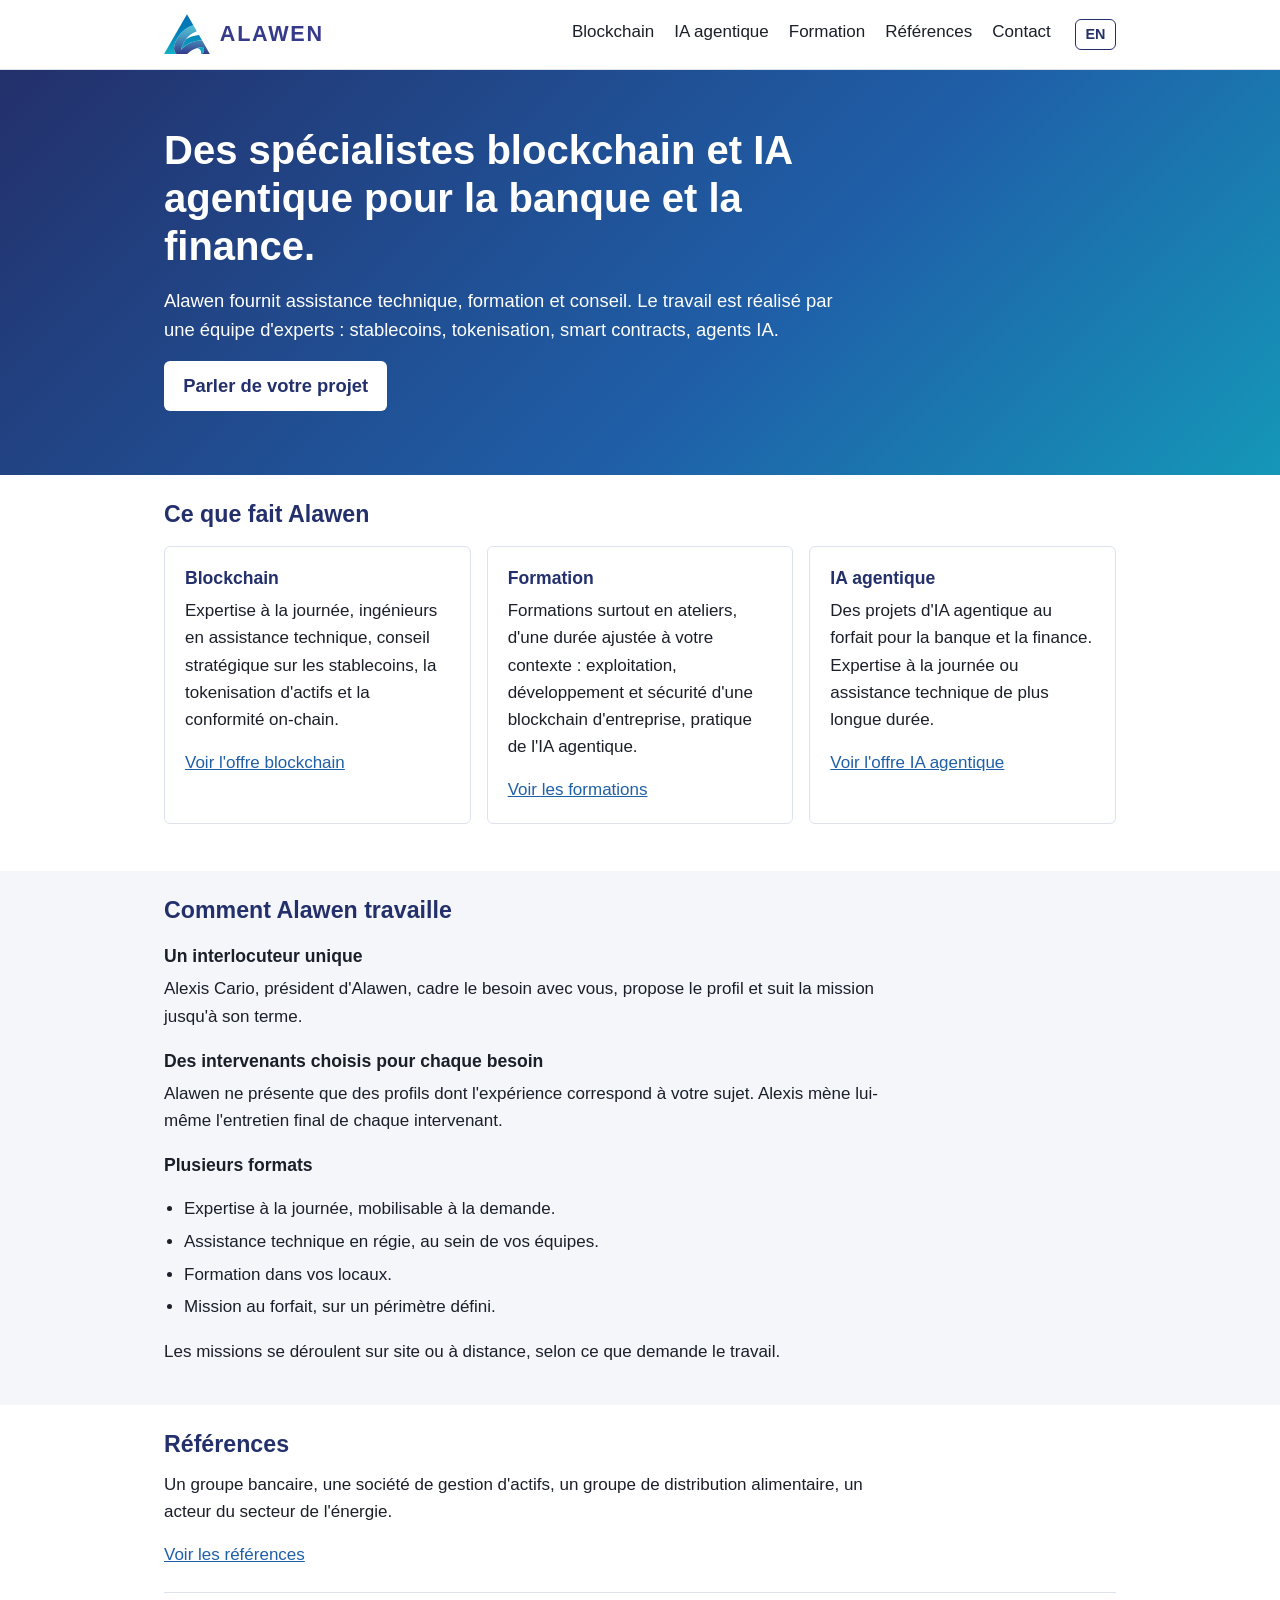
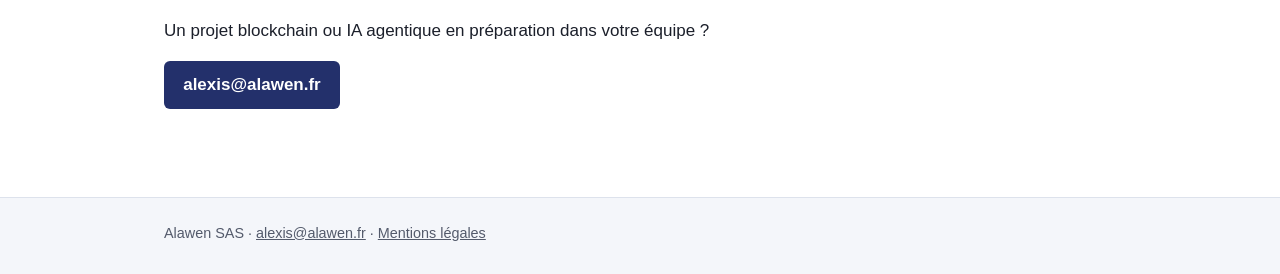
<file: index.html>
<!DOCTYPE html>
<html lang="fr">
<head>
<meta charset="utf-8">
<meta name="viewport" content="width=device-width, initial-scale=1">
<title>Alawen | Blockchain et IA agentique</title>
<meta name="description" content="Alawen place des spécialistes blockchain et IA agentique auprès des banques, des sociétés de gestion et des industriels : assistance technique, formation, conseil.">
<link rel="stylesheet" href="assets/style.css">
<link rel="icon" href="assets/favicon.svg" type="image/svg+xml">
<link rel="alternate" hreflang="fr" href="https://alawen.fr/">
<link rel="alternate" hreflang="en" href="https://alawen.fr/en/">
</head>
<body>
<a class="skip-link" href="#contenu">Aller au contenu</a>
<header class="site-header">
  <div class="wrap header-inner">
    <a class="brand" href="index.html"><img src="assets/logo-mark.svg" alt="" width="46" height="40"><span>ALAWEN</span></a>
    <nav class="site-nav" aria-label="Navigation principale">
      <ul>
        <li><a href="blockchain.html">Blockchain</a></li>
        <li><a href="ia-agentique.html">IA agentique</a></li>
        <li><a href="formation.html">Formation</a></li>
        <li><a href="references.html">Références</a></li>
        <li><a href="contact.html">Contact</a></li>
      </ul>
    </nav>
    <a class="lang-switch" href="en/index.html" hreflang="en" lang="en" aria-label="English version">EN</a>
  </div>
</header>

<main id="contenu">
  <div class="hero">
    <div class="wrap">
      <h1>Des spécialistes blockchain et IA agentique pour la banque et la finance.</h1>
      <p>Alawen fournit assistance technique, formation et conseil. Le travail est réalisé par une équipe d'experts : stablecoins, tokenisation, smart contracts, agents IA.</p>
      <p><a class="button" href="contact.html">Parler de votre projet</a></p>
    </div>
  </div>

  <section>
    <div class="wrap">
      <h2>Ce que fait Alawen</h2>
      <ul class="cards">
        <li class="card">
          <h3>Blockchain</h3>
          <p>Expertise à la journée, ingénieurs en assistance technique, conseil stratégique sur les stablecoins, la tokenisation d'actifs et la conformité on-chain.</p>
          <p><a href="blockchain.html">Voir l'offre blockchain</a></p>
        </li>
        <li class="card">
          <h3>Formation</h3>
          <p>Formations surtout en ateliers, d'une durée ajustée à votre contexte : exploitation, développement et sécurité d'une blockchain d'entreprise, pratique de l'IA agentique.</p>
          <p><a href="formation.html">Voir les formations</a></p>
        </li>
        <li class="card">
          <h3>IA agentique</h3>
          <p>Des projets d'IA agentique au forfait pour la banque et la finance. Expertise à la journée ou assistance technique de plus longue durée.</p>
          <p><a href="ia-agentique.html">Voir l'offre IA agentique</a></p>
        </li>
      </ul>
    </div>
  </section>

  <section class="band">
    <div class="wrap">
      <h2>Comment Alawen travaille</h2>
      <h3>Un interlocuteur unique</h3>
      <p>Alexis Cario, président d'Alawen, cadre le besoin avec vous, propose le profil et suit la mission jusqu'à son terme.</p>
      <h3>Des intervenants choisis pour chaque besoin</h3>
      <p>Alawen ne présente que des profils dont l'expérience correspond à votre sujet. Alexis mène lui-même l'entretien final de chaque intervenant.</p>
      <h3>Plusieurs formats</h3>
      <ul>
        <li>Expertise à la journée, mobilisable à la demande.</li>
        <li>Assistance technique en régie, au sein de vos équipes.</li>
        <li>Formation dans vos locaux.</li>
        <li>Mission au forfait, sur un périmètre défini.</li>
      </ul>
      <p>Les missions se déroulent sur site ou à distance, selon ce que demande le travail.</p>
    </div>
  </section>

  <section>
    <div class="wrap">
      <h2>Références</h2>
      <p>Un groupe bancaire, une société de gestion d'actifs, un groupe de distribution alimentaire, un acteur du secteur de l'énergie.</p>
      <p><a href="references.html">Voir les références</a></p>
      <div class="cta">
        <p>Un projet blockchain ou IA agentique en préparation dans votre équipe ?</p>
        <p><a class="button" href="mailto:alexis@alawen.fr">alexis@alawen.fr</a></p>
      </div>
    </div>
  </section>
</main>

<footer class="site-footer">
  <div class="wrap">
    <p>Alawen SAS · <a href="mailto:alexis@alawen.fr">alexis@alawen.fr</a> · <a href="contact.html#mentions-legales">Mentions légales</a></p>
  </div>
</footer>
</body>
</html>
</file>
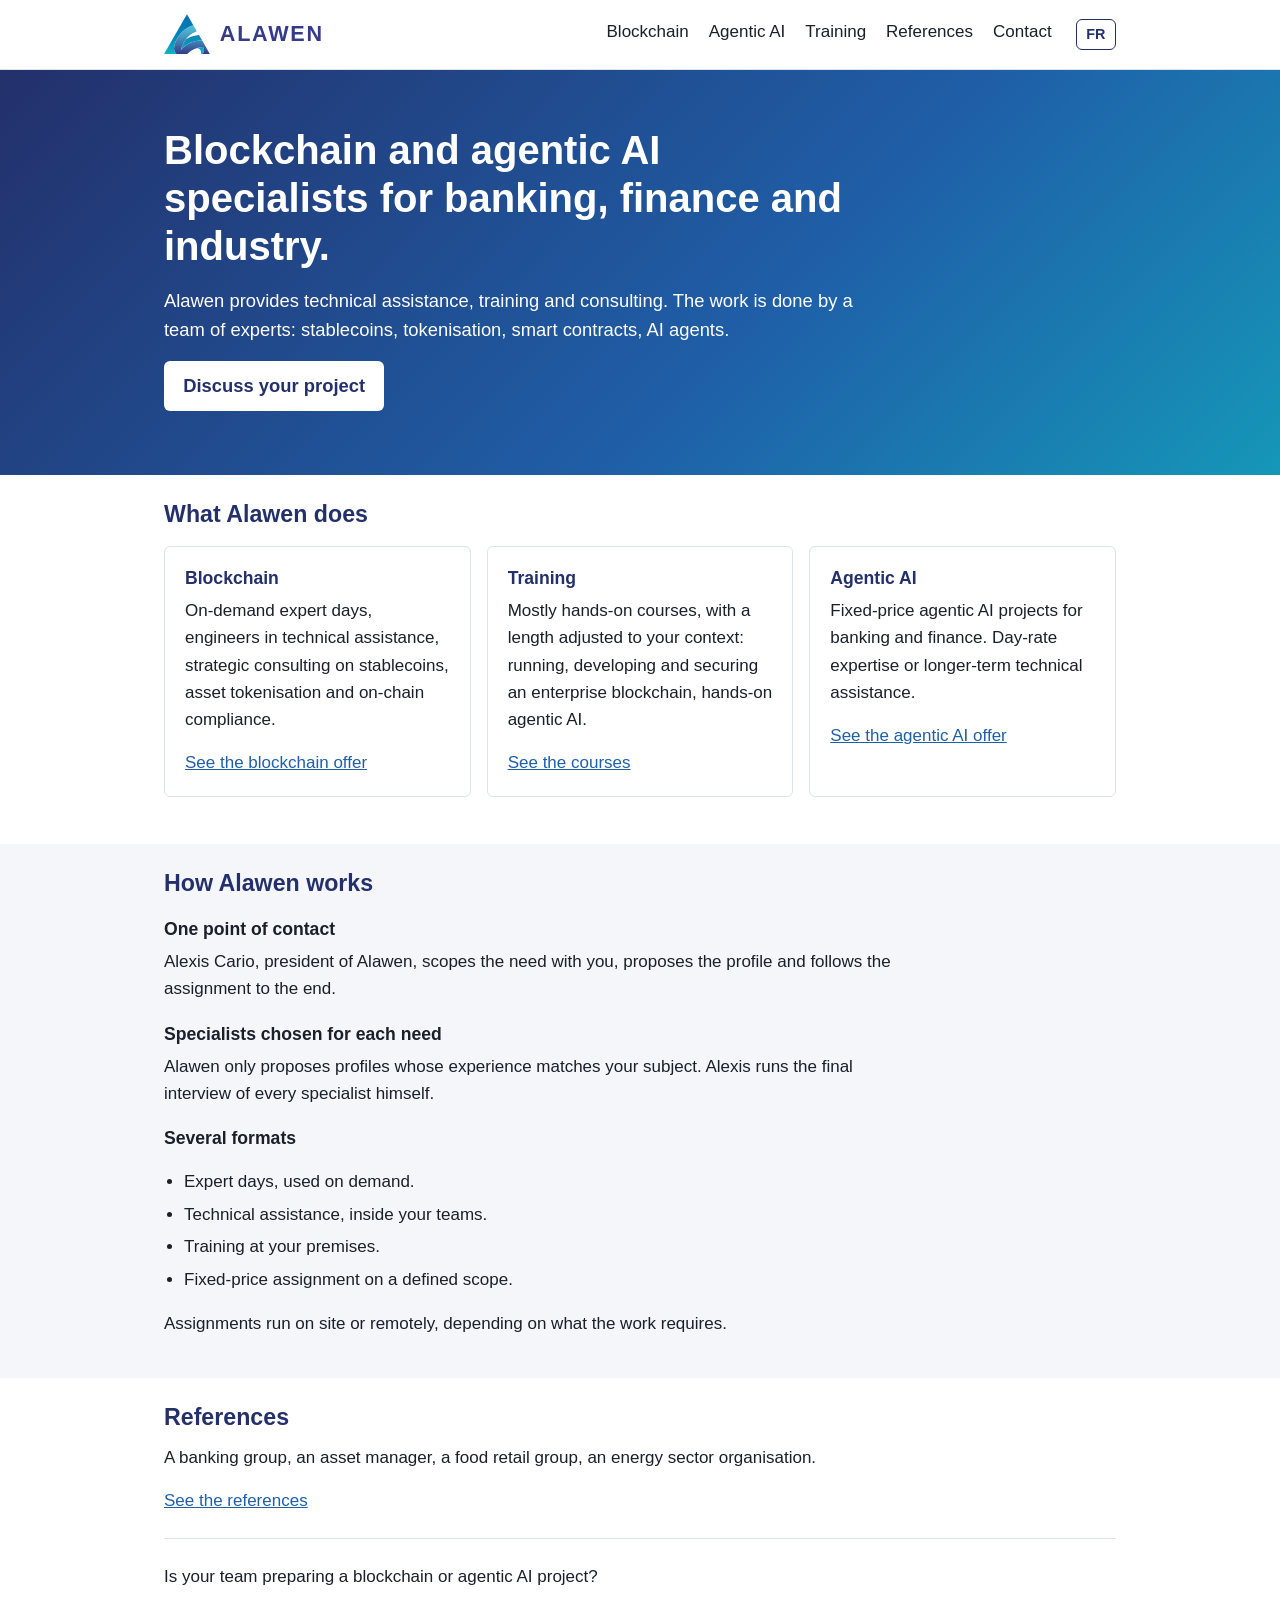
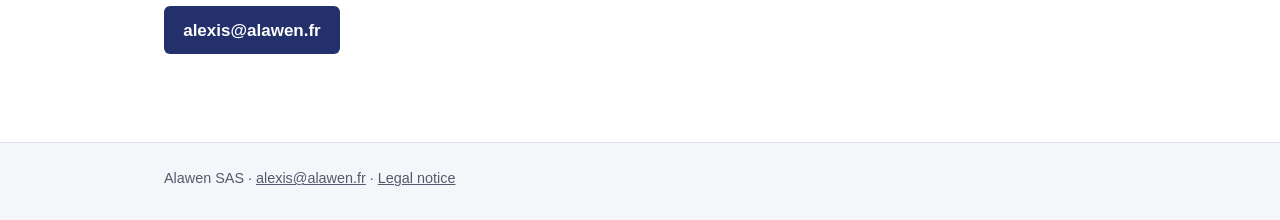
<file: en/index.html>
<!DOCTYPE html>
<html lang="en">
<head>
<meta charset="utf-8">
<meta name="viewport" content="width=device-width, initial-scale=1">
<title>Alawen | Blockchain and agentic AI</title>
<meta name="description" content="Alawen provides blockchain and agentic AI specialists to banks, asset managers and industrial companies: technical assistance, training, consulting.">
<link rel="stylesheet" href="../assets/style.css">
<link rel="icon" href="../assets/favicon.svg" type="image/svg+xml">
<link rel="alternate" hreflang="fr" href="https://alawen.fr/">
<link rel="alternate" hreflang="en" href="https://alawen.fr/en/">
</head>
<body>
<a class="skip-link" href="#content">Skip to content</a>
<header class="site-header">
  <div class="wrap header-inner">
    <a class="brand" href="index.html"><img src="../assets/logo-mark.svg" alt="" width="46" height="40"><span>ALAWEN</span></a>
    <nav class="site-nav" aria-label="Main navigation">
      <ul>
        <li><a href="blockchain.html">Blockchain</a></li>
        <li><a href="agentic-ai.html">Agentic AI</a></li>
        <li><a href="training.html">Training</a></li>
        <li><a href="references.html">References</a></li>
        <li><a href="contact.html">Contact</a></li>
      </ul>
    </nav>
    <a class="lang-switch" href="../index.html" hreflang="fr" lang="fr" aria-label="Version française">FR</a>
  </div>
</header>

<main id="content">
  <div class="hero">
    <div class="wrap">
      <h1>Blockchain and agentic AI specialists for banking, finance and industry.</h1>
      <p>Alawen provides technical assistance, training and consulting. The work is done by a team of experts: stablecoins, tokenisation, smart contracts, AI agents.</p>
      <p><a class="button" href="contact.html">Discuss your project</a></p>
    </div>
  </div>

  <section>
    <div class="wrap">
      <h2>What Alawen does</h2>
      <ul class="cards">
        <li class="card">
          <h3>Blockchain</h3>
          <p>On-demand expert days, engineers in technical assistance, strategic consulting on stablecoins, asset tokenisation and on-chain compliance.</p>
          <p><a href="blockchain.html">See the blockchain offer</a></p>
        </li>
        <li class="card">
          <h3>Training</h3>
          <p>Mostly hands-on courses, with a length adjusted to your context: running, developing and securing an enterprise blockchain, hands-on agentic AI.</p>
          <p><a href="training.html">See the courses</a></p>
        </li>
        <li class="card">
          <h3>Agentic AI</h3>
          <p>Fixed-price agentic AI projects for banking and finance. Day-rate expertise or longer-term technical assistance.</p>
          <p><a href="agentic-ai.html">See the agentic AI offer</a></p>
        </li>
      </ul>
    </div>
  </section>

  <section class="band">
    <div class="wrap">
      <h2>How Alawen works</h2>
      <h3>One point of contact</h3>
      <p>Alexis Cario, president of Alawen, scopes the need with you, proposes the profile and follows the assignment to the end.</p>
      <h3>Specialists chosen for each need</h3>
      <p>Alawen only proposes profiles whose experience matches your subject. Alexis runs the final interview of every specialist himself.</p>
      <h3>Several formats</h3>
      <ul>
        <li>Expert days, used on demand.</li>
        <li>Technical assistance, inside your teams.</li>
        <li>Training at your premises.</li>
        <li>Fixed-price assignment on a defined scope.</li>
      </ul>
      <p>Assignments run on site or remotely, depending on what the work requires.</p>
    </div>
  </section>

  <section>
    <div class="wrap">
      <h2>References</h2>
      <p>A banking group, an asset manager, a food retail group, an energy sector organisation.</p>
      <p><a href="references.html">See the references</a></p>
      <div class="cta">
        <p>Is your team preparing a blockchain or agentic AI project?</p>
        <p><a class="button" href="mailto:alexis@alawen.fr">alexis@alawen.fr</a></p>
      </div>
    </div>
  </section>
</main>

<footer class="site-footer">
  <div class="wrap">
    <p>Alawen SAS · <a href="mailto:alexis@alawen.fr">alexis@alawen.fr</a> · <a href="contact.html#legal-notice">Legal notice</a></p>
  </div>
</footer>
</body>
</html>
</file>
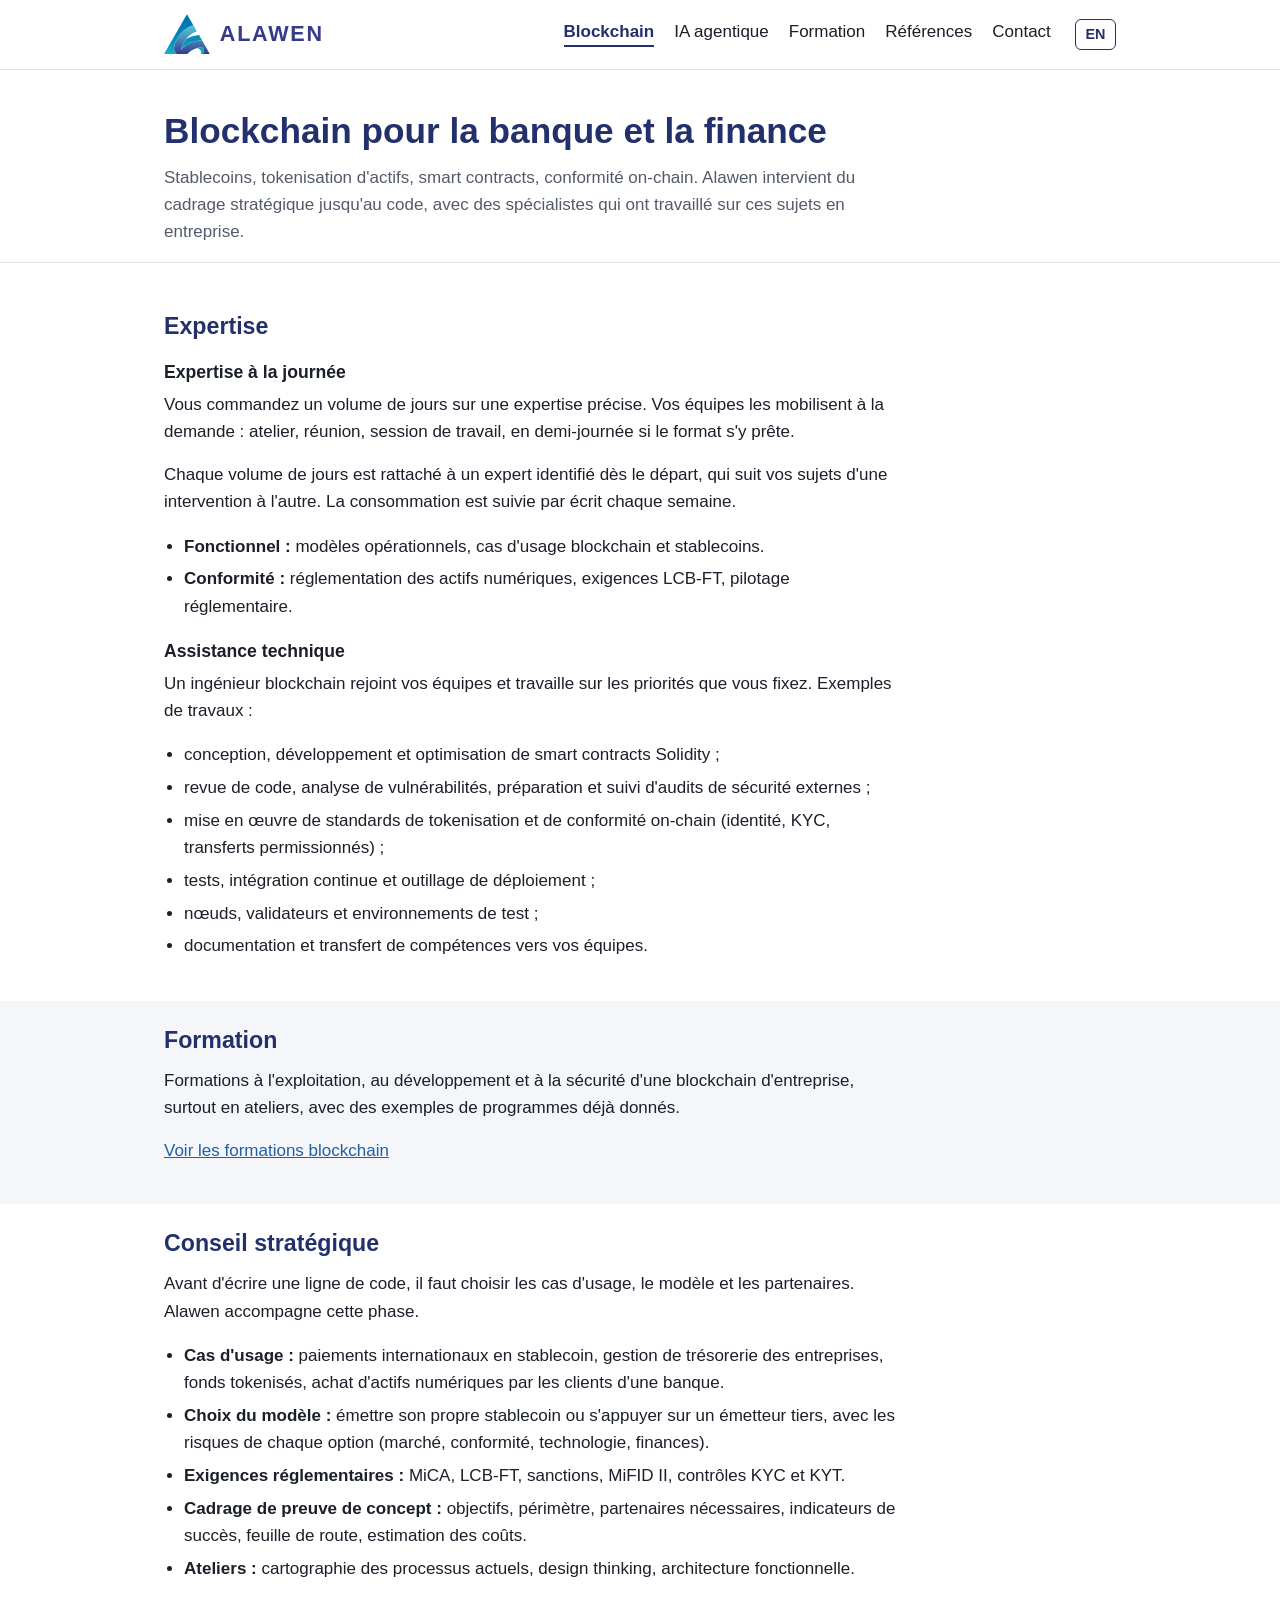
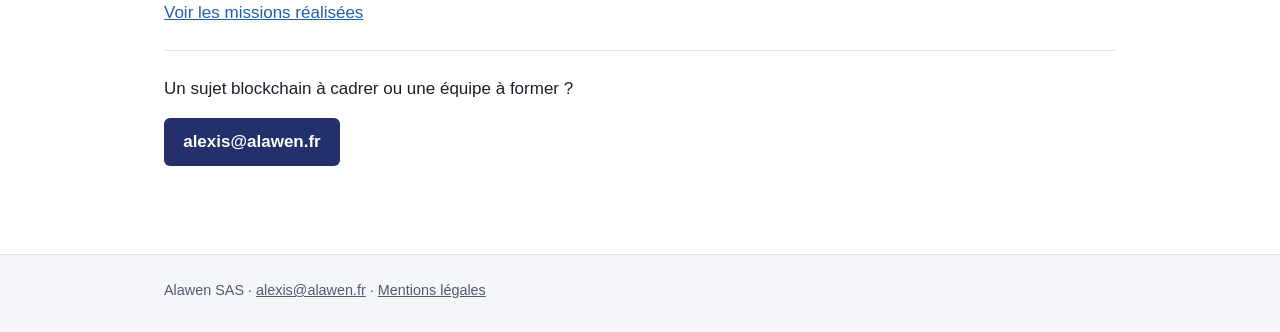
<file: blockchain.html>
<!DOCTYPE html>
<html lang="fr">
<head>
<meta charset="utf-8">
<meta name="viewport" content="width=device-width, initial-scale=1">
<title>Blockchain | Alawen</title>
<meta name="description" content="Expertise, formation et conseil stratégique blockchain pour la banque et la finance : stablecoins, tokenisation, smart contracts, Hyperledger Besu, conformité on-chain.">
<link rel="stylesheet" href="assets/style.css">
<link rel="icon" href="assets/favicon.svg" type="image/svg+xml">
<link rel="alternate" hreflang="fr" href="https://alawen.fr/blockchain.html">
<link rel="alternate" hreflang="en" href="https://alawen.fr/en/blockchain.html">
</head>
<body>
<a class="skip-link" href="#contenu">Aller au contenu</a>
<header class="site-header">
  <div class="wrap header-inner">
    <a class="brand" href="index.html"><img src="assets/logo-mark.svg" alt="" width="46" height="40"><span>ALAWEN</span></a>
    <nav class="site-nav" aria-label="Navigation principale">
      <ul>
        <li><a href="blockchain.html" aria-current="page">Blockchain</a></li>
        <li><a href="ia-agentique.html">IA agentique</a></li>
        <li><a href="formation.html">Formation</a></li>
        <li><a href="references.html">Références</a></li>
        <li><a href="contact.html">Contact</a></li>
      </ul>
    </nav>
    <a class="lang-switch" href="en/blockchain.html" hreflang="en" lang="en" aria-label="English version">EN</a>
  </div>
</header>

<main id="contenu">
  <div class="page-title">
    <div class="wrap">
      <h1>Blockchain pour la banque et la finance</h1>
      <p>Stablecoins, tokenisation d'actifs, smart contracts, conformité on-chain. Alawen intervient du cadrage stratégique jusqu'au code, avec des spécialistes qui ont travaillé sur ces sujets en entreprise.</p>
    </div>
  </div>

  <section id="expertise">
    <div class="wrap">
      <h2>Expertise</h2>

      <h3>Expertise à la journée</h3>
      <p>Vous commandez un volume de jours sur une expertise précise. Vos équipes les mobilisent à la demande : atelier, réunion, session de travail, en demi-journée si le format s'y prête.</p>
      <p>Chaque volume de jours est rattaché à un expert identifié dès le départ, qui suit vos sujets d'une intervention à l'autre. La consommation est suivie par écrit chaque semaine.</p>
      <ul>
        <li><strong>Fonctionnel :</strong> modèles opérationnels, cas d'usage blockchain et stablecoins.</li>
        <li><strong>Conformité :</strong> réglementation des actifs numériques, exigences LCB-FT, pilotage réglementaire.</li>
      </ul>

      <h3>Assistance technique</h3>
      <p>Un ingénieur blockchain rejoint vos équipes et travaille sur les priorités que vous fixez. Exemples de travaux :</p>
      <ul>
        <li>conception, développement et optimisation de smart contracts Solidity ;</li>
        <li>revue de code, analyse de vulnérabilités, préparation et suivi d'audits de sécurité externes ;</li>
        <li>mise en œuvre de standards de tokenisation et de conformité on-chain (identité, KYC, transferts permissionnés) ;</li>
        <li>tests, intégration continue et outillage de déploiement ;</li>
        <li>nœuds, validateurs et environnements de test ;</li>
        <li>documentation et transfert de compétences vers vos équipes.</li>
      </ul>
    </div>
  </section>

  <section id="formation" class="band">
    <div class="wrap">
      <h2>Formation</h2>
      <p>Formations à l'exploitation, au développement et à la sécurité d'une blockchain d'entreprise, surtout en ateliers, avec des exemples de programmes déjà donnés.</p>
      <p><a href="formation.html#blockchain">Voir les formations blockchain</a></p>
    </div>
  </section>

  <section id="conseil">
    <div class="wrap">
      <h2>Conseil stratégique</h2>
      <p>Avant d'écrire une ligne de code, il faut choisir les cas d'usage, le modèle et les partenaires. Alawen accompagne cette phase.</p>
      <ul>
        <li><strong>Cas d'usage :</strong> paiements internationaux en stablecoin, gestion de trésorerie des entreprises, fonds tokenisés, achat d'actifs numériques par les clients d'une banque.</li>
        <li><strong>Choix du modèle :</strong> émettre son propre stablecoin ou s'appuyer sur un émetteur tiers, avec les risques de chaque option (marché, conformité, technologie, finances).</li>
        <li><strong>Exigences réglementaires :</strong> MiCA, LCB-FT, sanctions, MiFID II, contrôles KYC et KYT.</li>
        <li><strong>Cadrage de preuve de concept :</strong> objectifs, périmètre, partenaires nécessaires, indicateurs de succès, feuille de route, estimation des coûts.</li>
        <li><strong>Ateliers :</strong> cartographie des processus actuels, design thinking, architecture fonctionnelle.</li>
      </ul>
      <p><a href="references.html">Voir les missions réalisées</a></p>
      <div class="cta">
        <p>Un sujet blockchain à cadrer ou une équipe à former ?</p>
        <p><a class="button" href="mailto:alexis@alawen.fr">alexis@alawen.fr</a></p>
      </div>
    </div>
  </section>
</main>

<footer class="site-footer">
  <div class="wrap">
    <p>Alawen SAS · <a href="mailto:alexis@alawen.fr">alexis@alawen.fr</a> · <a href="contact.html#mentions-legales">Mentions légales</a></p>
  </div>
</footer>
</body>
</html>
</file>
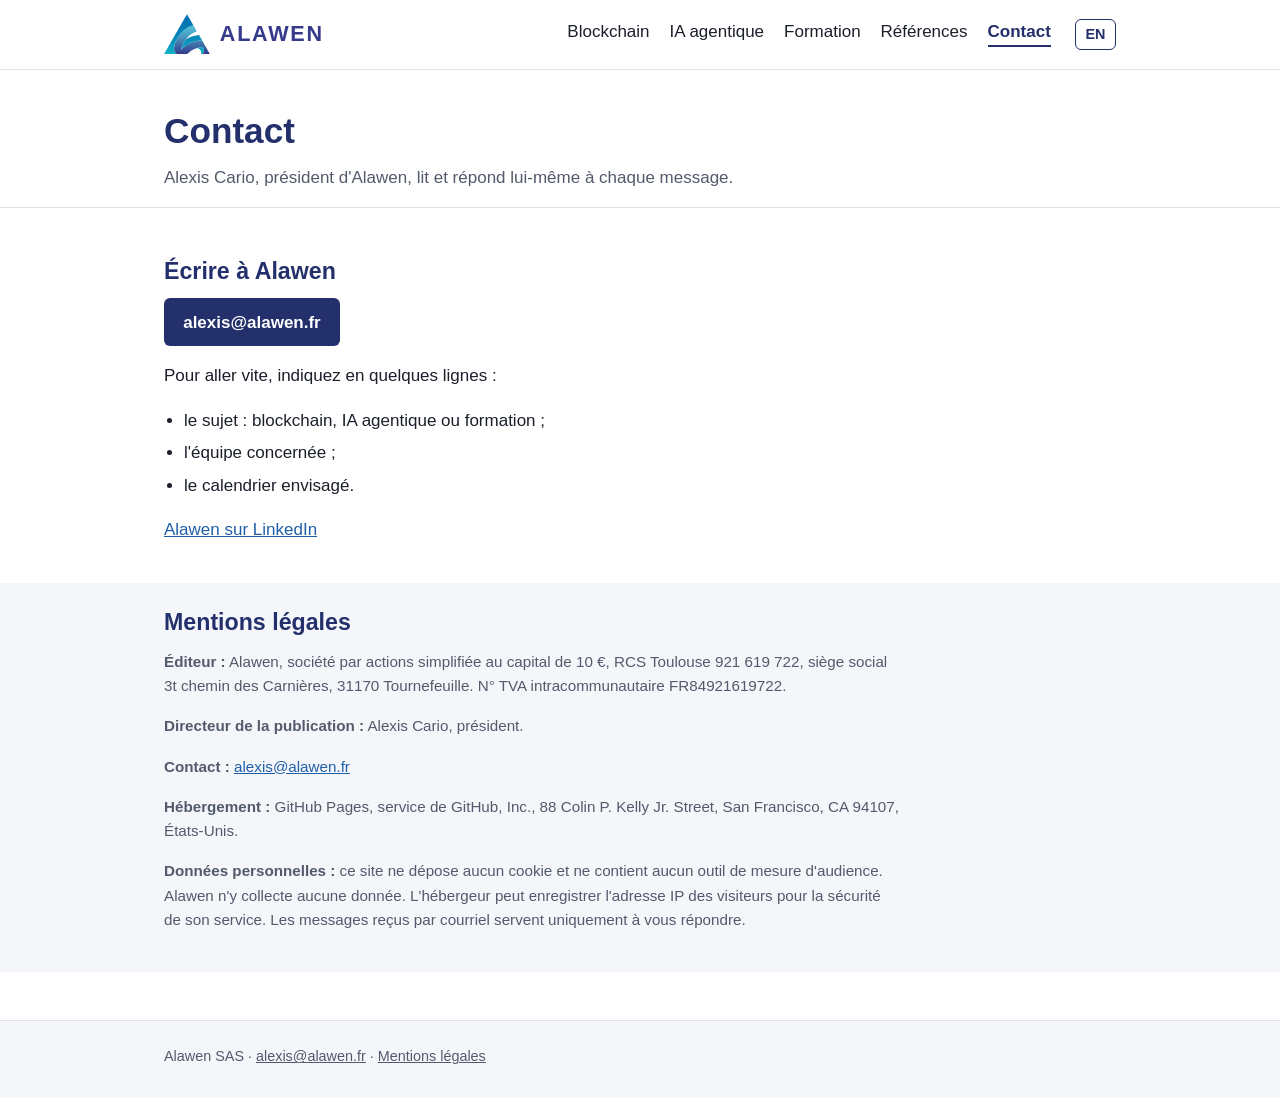
<file: contact.html>
<!DOCTYPE html>
<html lang="fr">
<head>
<meta charset="utf-8">
<meta name="viewport" content="width=device-width, initial-scale=1">
<title>Contact | Alawen</title>
<meta name="description" content="Contacter Alawen : alexis@alawen.fr.">
<link rel="stylesheet" href="assets/style.css">
<link rel="icon" href="assets/favicon.svg" type="image/svg+xml">
<link rel="alternate" hreflang="fr" href="https://alawen.fr/contact.html">
<link rel="alternate" hreflang="en" href="https://alawen.fr/en/contact.html">
</head>
<body>
<a class="skip-link" href="#contenu">Aller au contenu</a>
<header class="site-header">
  <div class="wrap header-inner">
    <a class="brand" href="index.html"><img src="assets/logo-mark.svg" alt="" width="46" height="40"><span>ALAWEN</span></a>
    <nav class="site-nav" aria-label="Navigation principale">
      <ul>
        <li><a href="blockchain.html">Blockchain</a></li>
        <li><a href="ia-agentique.html">IA agentique</a></li>
        <li><a href="formation.html">Formation</a></li>
        <li><a href="references.html">Références</a></li>
        <li><a href="contact.html" aria-current="page">Contact</a></li>
      </ul>
    </nav>
    <a class="lang-switch" href="en/contact.html" hreflang="en" lang="en" aria-label="English version">EN</a>
  </div>
</header>

<main id="contenu">
  <div class="page-title">
    <div class="wrap">
      <h1>Contact</h1>
      <p>Alexis Cario, président d'Alawen, lit et répond lui-même à chaque message.</p>
    </div>
  </div>

  <section>
    <div class="wrap">
      <h2>Écrire à Alawen</h2>
      <p><a class="button" href="mailto:alexis@alawen.fr">alexis@alawen.fr</a></p>
      <p>Pour aller vite, indiquez en quelques lignes :</p>
      <ul>
        <li>le sujet : blockchain, IA agentique ou formation ;</li>
        <li>l'équipe concernée ;</li>
        <li>le calendrier envisagé.</li>
      </ul>
      <p><a href="https://www.linkedin.com/company/alawen-services">Alawen sur LinkedIn</a></p>
    </div>
  </section>

  <section id="mentions-legales" class="band">
    <div class="wrap legal">
      <h2>Mentions légales</h2>
      <p><strong>Éditeur :</strong> Alawen, société par actions simplifiée au capital de 10 €, RCS Toulouse 921 619 722, siège social 3t chemin des Carnières, 31170 Tournefeuille. N° TVA intracommunautaire FR84921619722.</p>
      <p><strong>Directeur de la publication :</strong> Alexis Cario, président.</p>
      <p><strong>Contact :</strong> <a href="mailto:alexis@alawen.fr">alexis@alawen.fr</a></p>
      <p><strong>Hébergement :</strong> GitHub Pages, service de GitHub, Inc., 88 Colin P. Kelly Jr. Street, San Francisco, CA 94107, États-Unis.</p>
      <p><strong>Données personnelles :</strong> ce site ne dépose aucun cookie et ne contient aucun outil de mesure d'audience. Alawen n'y collecte aucune donnée. L'hébergeur peut enregistrer l'adresse IP des visiteurs pour la sécurité de son service. Les messages reçus par courriel servent uniquement à vous répondre.</p>
    </div>
  </section>
</main>

<footer class="site-footer">
  <div class="wrap">
    <p>Alawen SAS · <a href="mailto:alexis@alawen.fr">alexis@alawen.fr</a> · <a href="contact.html#mentions-legales">Mentions légales</a></p>
  </div>
</footer>
</body>
</html>
</file>
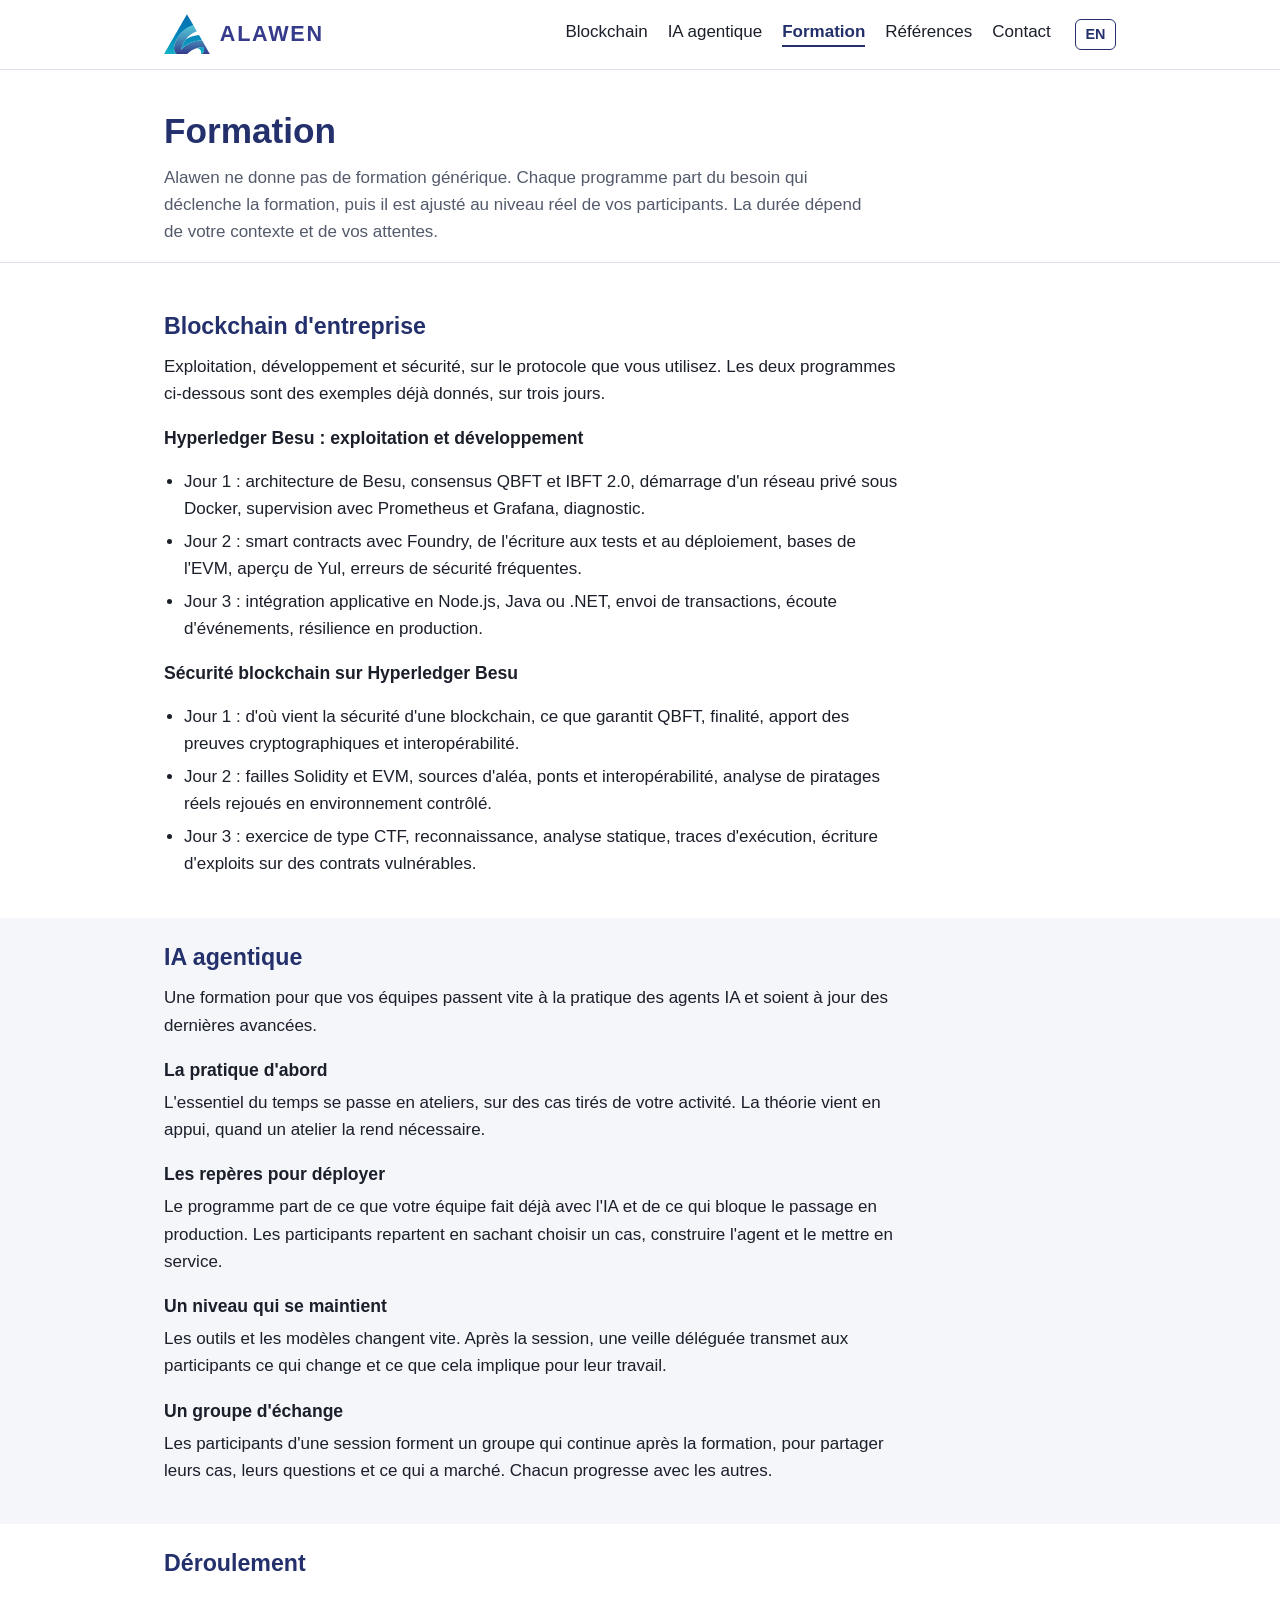
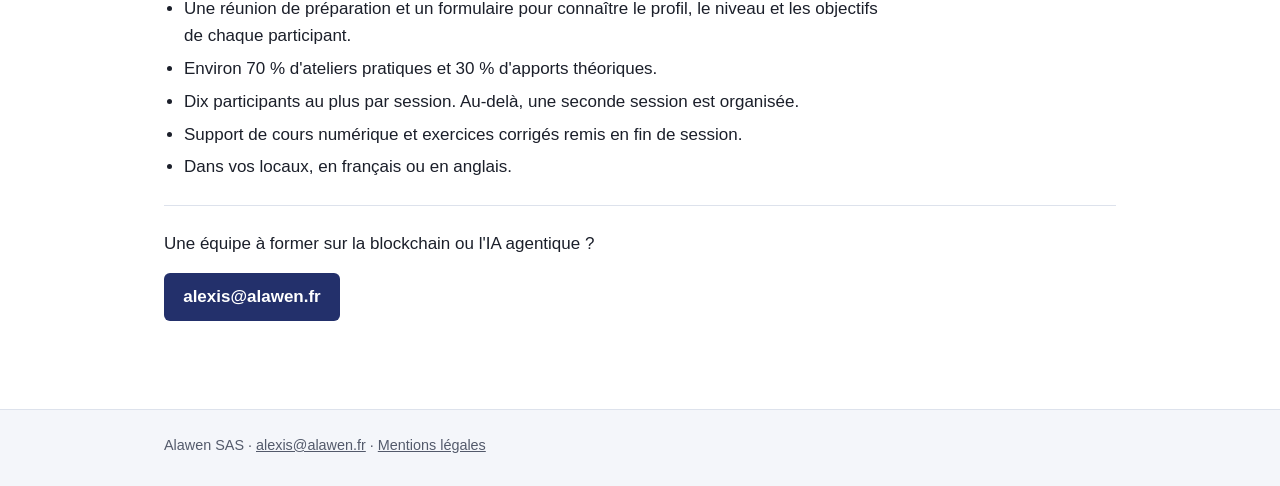
<file: formation.html>
<!DOCTYPE html>
<html lang="fr">
<head>
<meta charset="utf-8">
<meta name="viewport" content="width=device-width, initial-scale=1">
<title>Formation | Alawen</title>
<meta name="description" content="Formations blockchain et IA agentique pour les équipes de la banque, de la finance et de l'industrie, surtout en ateliers.">
<link rel="stylesheet" href="assets/style.css">
<link rel="icon" href="assets/favicon.svg" type="image/svg+xml">
<link rel="alternate" hreflang="fr" href="https://alawen.fr/formation.html">
<link rel="alternate" hreflang="en" href="https://alawen.fr/en/training.html">
</head>
<body>
<a class="skip-link" href="#contenu">Aller au contenu</a>
<header class="site-header">
  <div class="wrap header-inner">
    <a class="brand" href="index.html"><img src="assets/logo-mark.svg" alt="" width="46" height="40"><span>ALAWEN</span></a>
    <nav class="site-nav" aria-label="Navigation principale">
      <ul>
        <li><a href="blockchain.html">Blockchain</a></li>
        <li><a href="ia-agentique.html">IA agentique</a></li>
        <li><a href="formation.html" aria-current="page">Formation</a></li>
        <li><a href="references.html">Références</a></li>
        <li><a href="contact.html">Contact</a></li>
      </ul>
    </nav>
    <a class="lang-switch" href="en/training.html" hreflang="en" lang="en" aria-label="English version">EN</a>
  </div>
</header>

<main id="contenu">
  <div class="page-title">
    <div class="wrap">
      <h1>Formation</h1>
      <p>Alawen ne donne pas de formation générique. Chaque programme part du besoin qui déclenche la formation, puis il est ajusté au niveau réel de vos participants. La durée dépend de votre contexte et de vos attentes.</p>
    </div>
  </div>

  <section id="blockchain">
    <div class="wrap">
      <h2>Blockchain d'entreprise</h2>
      <p>Exploitation, développement et sécurité, sur le protocole que vous utilisez. Les deux programmes ci-dessous sont des exemples déjà donnés, sur trois jours.</p>

      <h3>Hyperledger Besu : exploitation et développement</h3>
      <ul>
        <li>Jour 1 : architecture de Besu, consensus QBFT et IBFT 2.0, démarrage d'un réseau privé sous Docker, supervision avec Prometheus et Grafana, diagnostic.</li>
        <li>Jour 2 : smart contracts avec Foundry, de l'écriture aux tests et au déploiement, bases de l'EVM, aperçu de Yul, erreurs de sécurité fréquentes.</li>
        <li>Jour 3 : intégration applicative en Node.js, Java ou .NET, envoi de transactions, écoute d'événements, résilience en production.</li>
      </ul>

      <h3>Sécurité blockchain sur Hyperledger Besu</h3>
      <ul>
        <li>Jour 1 : d'où vient la sécurité d'une blockchain, ce que garantit QBFT, finalité, apport des preuves cryptographiques et interopérabilité.</li>
        <li>Jour 2 : failles Solidity et EVM, sources d'aléa, ponts et interopérabilité, analyse de piratages réels rejoués en environnement contrôlé.</li>
        <li>Jour 3 : exercice de type CTF, reconnaissance, analyse statique, traces d'exécution, écriture d'exploits sur des contrats vulnérables.</li>
      </ul>

    </div>
  </section>

  <section id="ia-agentique" class="band">
    <div class="wrap">
      <h2>IA agentique</h2>
      <p>Une formation pour que vos équipes passent vite à la pratique des agents IA et soient à jour des dernières avancées.</p>

      <h3>La pratique d'abord</h3>
      <p>L'essentiel du temps se passe en ateliers, sur des cas tirés de votre activité. La théorie vient en appui, quand un atelier la rend nécessaire.</p>

      <h3>Les repères pour déployer</h3>
      <p>Le programme part de ce que votre équipe fait déjà avec l'IA et de ce qui bloque le passage en production. Les participants repartent en sachant choisir un cas, construire l'agent et le mettre en service.</p>

      <h3>Un niveau qui se maintient</h3>
      <p>Les outils et les modèles changent vite. Après la session, une veille déléguée transmet aux participants ce qui change et ce que cela implique pour leur travail.</p>

      <h3>Un groupe d'échange</h3>
      <p>Les participants d'une session forment un groupe qui continue après la formation, pour partager leurs cas, leurs questions et ce qui a marché. Chacun progresse avec les autres.</p>
    </div>
  </section>

  <section id="deroulement">
    <div class="wrap">
      <h2>Déroulement</h2>
      <ul>
        <li>Une réunion de préparation et un formulaire pour connaître le profil, le niveau et les objectifs de chaque participant.</li>
        <li>Environ 70 % d'ateliers pratiques et 30 % d'apports théoriques.</li>
        <li>Dix participants au plus par session. Au-delà, une seconde session est organisée.</li>
        <li>Support de cours numérique et exercices corrigés remis en fin de session.</li>
        <li>Dans vos locaux, en français ou en anglais.</li>
      </ul>
      <div class="cta">
        <p>Une équipe à former sur la blockchain ou l'IA agentique ?</p>
        <p><a class="button" href="mailto:alexis@alawen.fr">alexis@alawen.fr</a></p>
      </div>
    </div>
  </section>
</main>

<footer class="site-footer">
  <div class="wrap">
    <p>Alawen SAS · <a href="mailto:alexis@alawen.fr">alexis@alawen.fr</a> · <a href="contact.html#mentions-legales">Mentions légales</a></p>
  </div>
</footer>
</body>
</html>
</file>
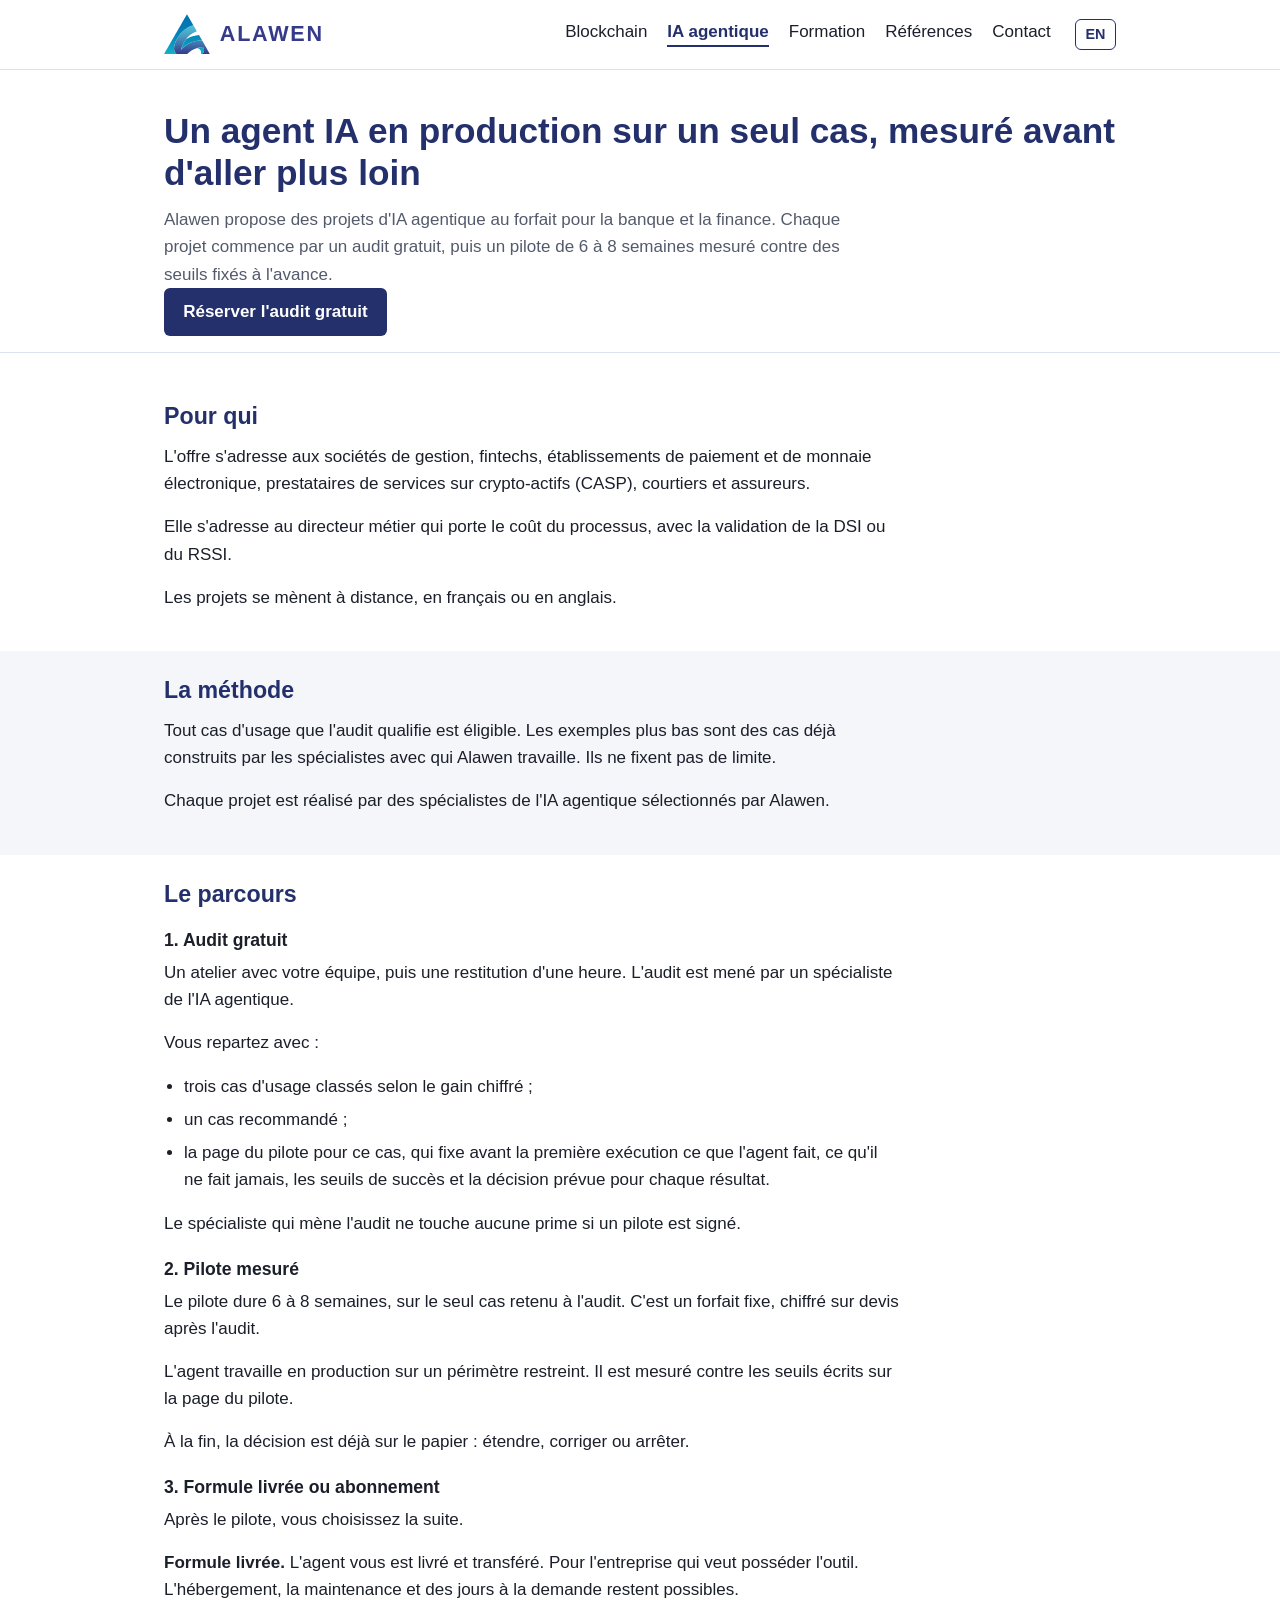
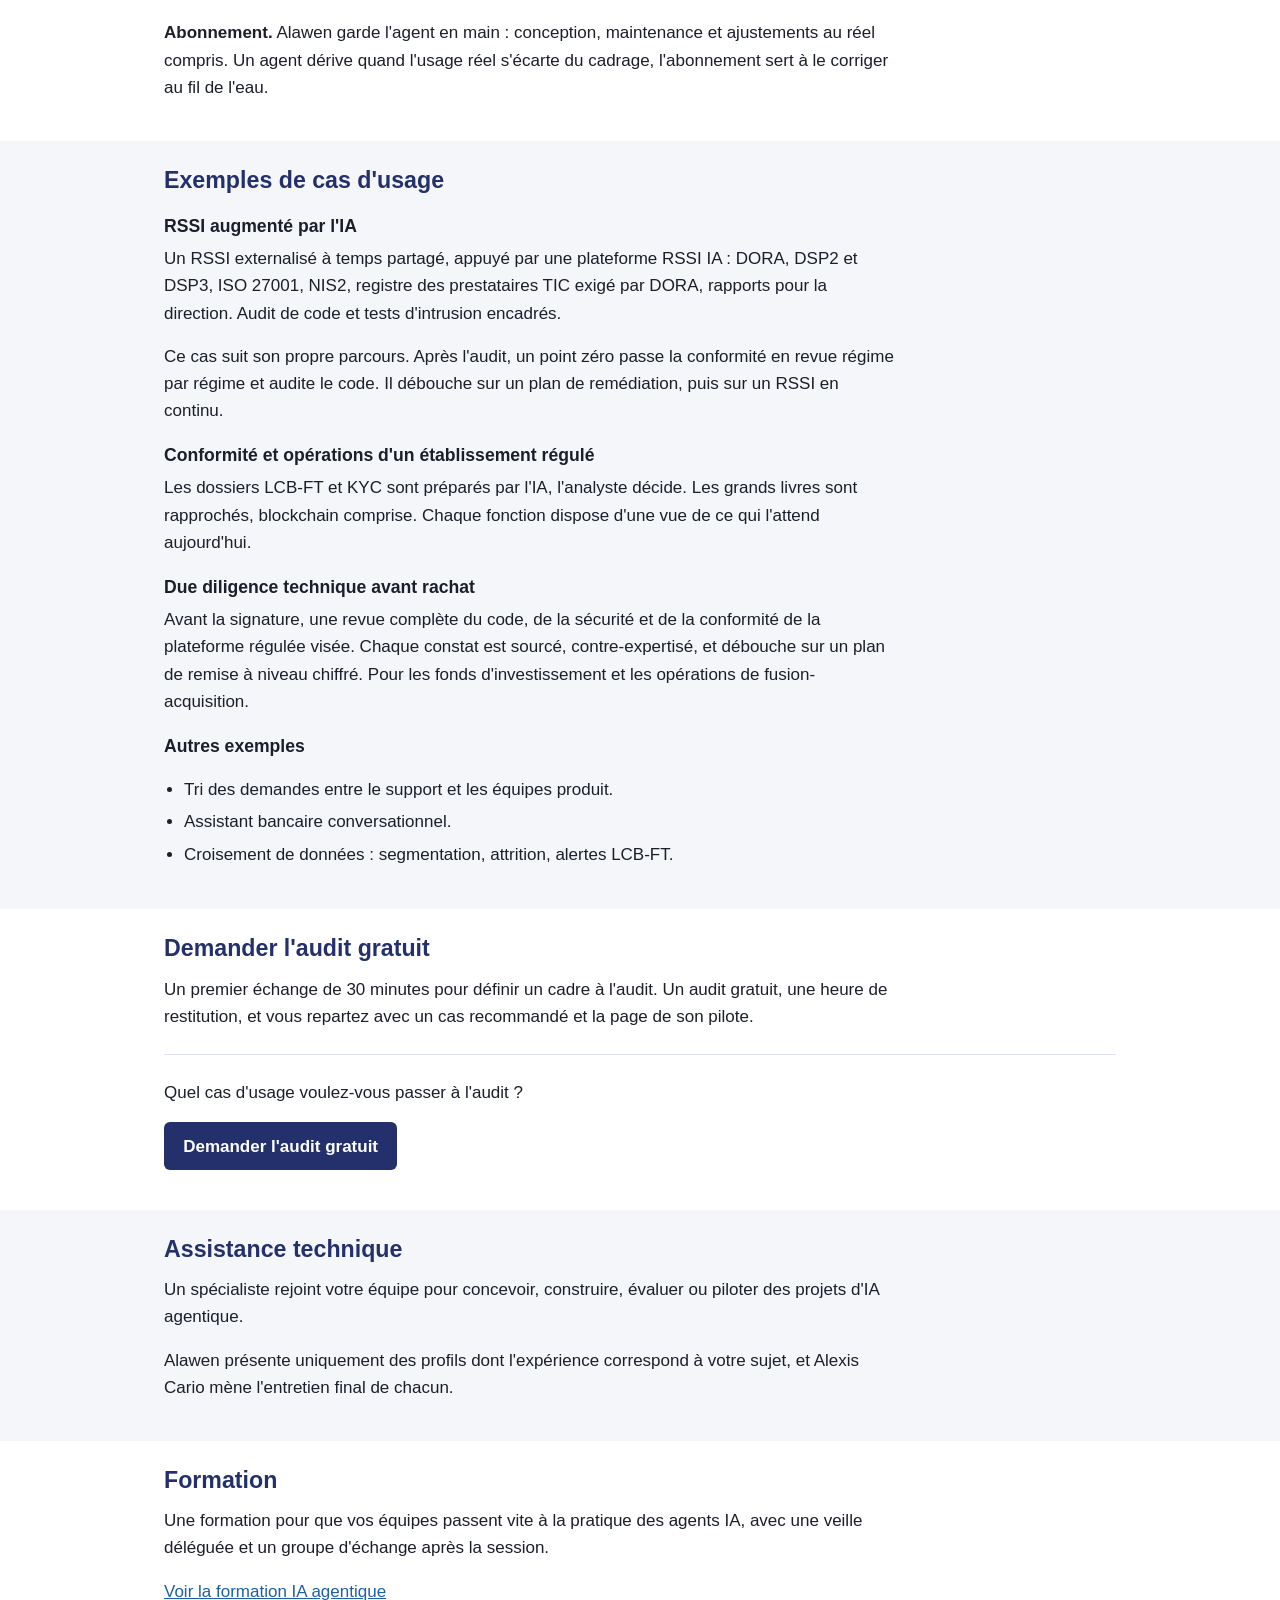
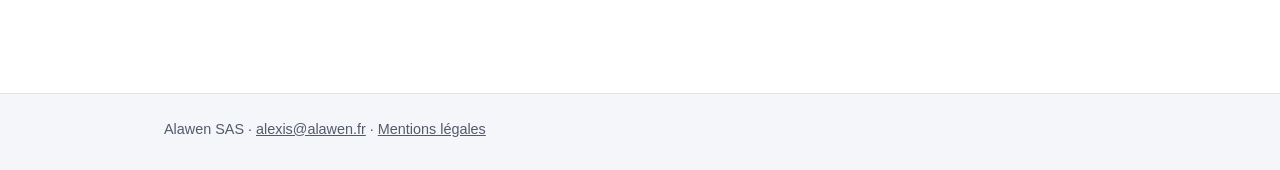
<file: ia-agentique.html>
<!DOCTYPE html>
<html lang="fr">
<head>
<meta charset="utf-8">
<meta name="viewport" content="width=device-width, initial-scale=1">
<title>Un agent IA en production, mesuré avant d'aller plus loin | Alawen</title>
<meta name="description" content="Projets d'IA agentique au forfait pour la banque et la finance : un audit gratuit, puis un pilote de 6 à 8 semaines mesuré contre des seuils fixés à l'avance.">
<link rel="stylesheet" href="assets/style.css">
<link rel="icon" href="assets/favicon.svg" type="image/svg+xml">
<link rel="alternate" hreflang="fr" href="https://alawen.fr/ia-agentique.html">
<link rel="alternate" hreflang="en" href="https://alawen.fr/en/agentic-ai.html">
</head>
<body>
<a class="skip-link" href="#contenu">Aller au contenu</a>
<header class="site-header">
  <div class="wrap header-inner">
    <a class="brand" href="index.html"><img src="assets/logo-mark.svg" alt="" width="46" height="40"><span>ALAWEN</span></a>
    <nav class="site-nav" aria-label="Navigation principale">
      <ul>
        <li><a href="blockchain.html">Blockchain</a></li>
        <li><a href="ia-agentique.html" aria-current="page">IA agentique</a></li>
        <li><a href="formation.html">Formation</a></li>
        <li><a href="references.html">Références</a></li>
        <li><a href="contact.html">Contact</a></li>
      </ul>
    </nav>
    <a class="lang-switch" href="en/agentic-ai.html" hreflang="en" lang="en" aria-label="English version">EN</a>
  </div>
</header>

<main id="contenu">
  <div class="page-title">
    <div class="wrap">
      <h1>Un agent IA en production sur un seul cas, mesuré avant d'aller plus loin</h1>
      <p>Alawen propose des projets d'IA agentique au forfait pour la banque et la finance. Chaque projet commence par un audit gratuit, puis un pilote de 6 à 8 semaines mesuré contre des seuils fixés à l'avance.</p>
      <p><a class="button" href="mailto:alexis@alawen.fr">Réserver l'audit gratuit</a></p>
    </div>
  </div>

  <section id="pour-qui">
    <div class="wrap">
      <h2>Pour qui</h2>
      <p>L'offre s'adresse aux sociétés de gestion, fintechs, établissements de paiement et de monnaie électronique, prestataires de services sur crypto-actifs (CASP), courtiers et assureurs.</p>
      <p>Elle s'adresse au directeur métier qui porte le coût du processus, avec la validation de la DSI ou du RSSI.</p>
      <p>Les projets se mènent à distance, en français ou en anglais.</p>
    </div>
  </section>

  <section id="methode" class="band">
    <div class="wrap">
      <h2>La méthode</h2>
      <p>Tout cas d'usage que l'audit qualifie est éligible. Les exemples plus bas sont des cas déjà construits par les spécialistes avec qui Alawen travaille. Ils ne fixent pas de limite.</p>
      <p>Chaque projet est réalisé par des spécialistes de l'IA agentique sélectionnés par Alawen.</p>
    </div>
  </section>

  <section id="parcours">
    <div class="wrap">
      <h2>Le parcours</h2>

      <h3>1. Audit gratuit</h3>
      <p>Un atelier avec votre équipe, puis une restitution d'une heure. L'audit est mené par un spécialiste de l'IA agentique.</p>
      <p>Vous repartez avec :</p>
      <ul>
        <li>trois cas d'usage classés selon le gain chiffré ;</li>
        <li>un cas recommandé ;</li>
        <li>la page du pilote pour ce cas, qui fixe avant la première exécution ce que l'agent fait, ce qu'il ne fait jamais, les seuils de succès et la décision prévue pour chaque résultat.</li>
      </ul>
      <p>Le spécialiste qui mène l'audit ne touche aucune prime si un pilote est signé.</p>

      <h3>2. Pilote mesuré</h3>
      <p>Le pilote dure 6 à 8 semaines, sur le seul cas retenu à l'audit. C'est un forfait fixe, chiffré sur devis après l'audit.</p>
      <p>L'agent travaille en production sur un périmètre restreint. Il est mesuré contre les seuils écrits sur la page du pilote.</p>
      <p>À la fin, la décision est déjà sur le papier : étendre, corriger ou arrêter.</p>

      <h3>3. Formule livrée ou abonnement</h3>
      <p>Après le pilote, vous choisissez la suite.</p>
      <p><strong>Formule livrée.</strong> L'agent vous est livré et transféré. Pour l'entreprise qui veut posséder l'outil. L'hébergement, la maintenance et des jours à la demande restent possibles.</p>
      <p><strong>Abonnement.</strong> Alawen garde l'agent en main : conception, maintenance et ajustements au réel compris. Un agent dérive quand l'usage réel s'écarte du cadrage, l'abonnement sert à le corriger au fil de l'eau.</p>
    </div>
  </section>

  <section id="exemples" class="band">
    <div class="wrap">
      <h2>Exemples de cas d'usage</h2>

      <h3>RSSI augmenté par l'IA</h3>
      <p>Un RSSI externalisé à temps partagé, appuyé par une plateforme RSSI IA : DORA, DSP2 et DSP3, ISO 27001, NIS2, registre des prestataires TIC exigé par DORA, rapports pour la direction. Audit de code et tests d'intrusion encadrés.</p>
      <p>Ce cas suit son propre parcours. Après l'audit, un point zéro passe la conformité en revue régime par régime et audite le code. Il débouche sur un plan de remédiation, puis sur un RSSI en continu.</p>

      <h3>Conformité et opérations d'un établissement régulé</h3>
      <p>Les dossiers LCB-FT et KYC sont préparés par l'IA, l'analyste décide. Les grands livres sont rapprochés, blockchain comprise. Chaque fonction dispose d'une vue de ce qui l'attend aujourd'hui.</p>

      <h3>Due diligence technique avant rachat</h3>
      <p>Avant la signature, une revue complète du code, de la sécurité et de la conformité de la plateforme régulée visée. Chaque constat est sourcé, contre-expertisé, et débouche sur un plan de remise à niveau chiffré. Pour les fonds d'investissement et les opérations de fusion-acquisition.</p>

      <h3>Autres exemples</h3>
      <ul>
        <li>Tri des demandes entre le support et les équipes produit.</li>
        <li>Assistant bancaire conversationnel.</li>
        <li>Croisement de données : segmentation, attrition, alertes LCB-FT.</li>
      </ul>
    </div>
  </section>

  <section id="audit">
    <div class="wrap">
      <h2>Demander l'audit gratuit</h2>
      <p>Un premier échange de 30 minutes pour définir un cadre à l'audit. Un audit gratuit, une heure de restitution, et vous repartez avec un cas recommandé et la page de son pilote.</p>
      <div class="cta">
        <p>Quel cas d'usage voulez-vous passer à l'audit ?</p>
        <p><a class="button" href="mailto:alexis@alawen.fr">Demander l'audit gratuit</a></p>
      </div>
    </div>
  </section>

  <section id="assistance" class="band">
    <div class="wrap">
      <h2>Assistance technique</h2>
      <p>Un spécialiste rejoint votre équipe pour concevoir, construire, évaluer ou piloter des projets d'IA agentique. </p>
      <p>Alawen présente uniquement des profils dont l'expérience correspond à votre sujet, et Alexis Cario mène l'entretien final de chacun.</p>
    </div>
  </section>

  <section id="formation">
    <div class="wrap">
      <h2>Formation</h2>
      <p>Une formation pour que vos équipes passent vite à la pratique des agents IA, avec une veille déléguée et un groupe d'échange après la session.</p>
      <p><a href="formation.html#ia-agentique">Voir la formation IA agentique</a></p>
    </div>
  </section>
</main>

<footer class="site-footer">
  <div class="wrap">
    <p>Alawen SAS · <a href="mailto:alexis@alawen.fr">alexis@alawen.fr</a> · <a href="contact.html#mentions-legales">Mentions légales</a></p>
  </div>
</footer>
</body>
</html>
</file>
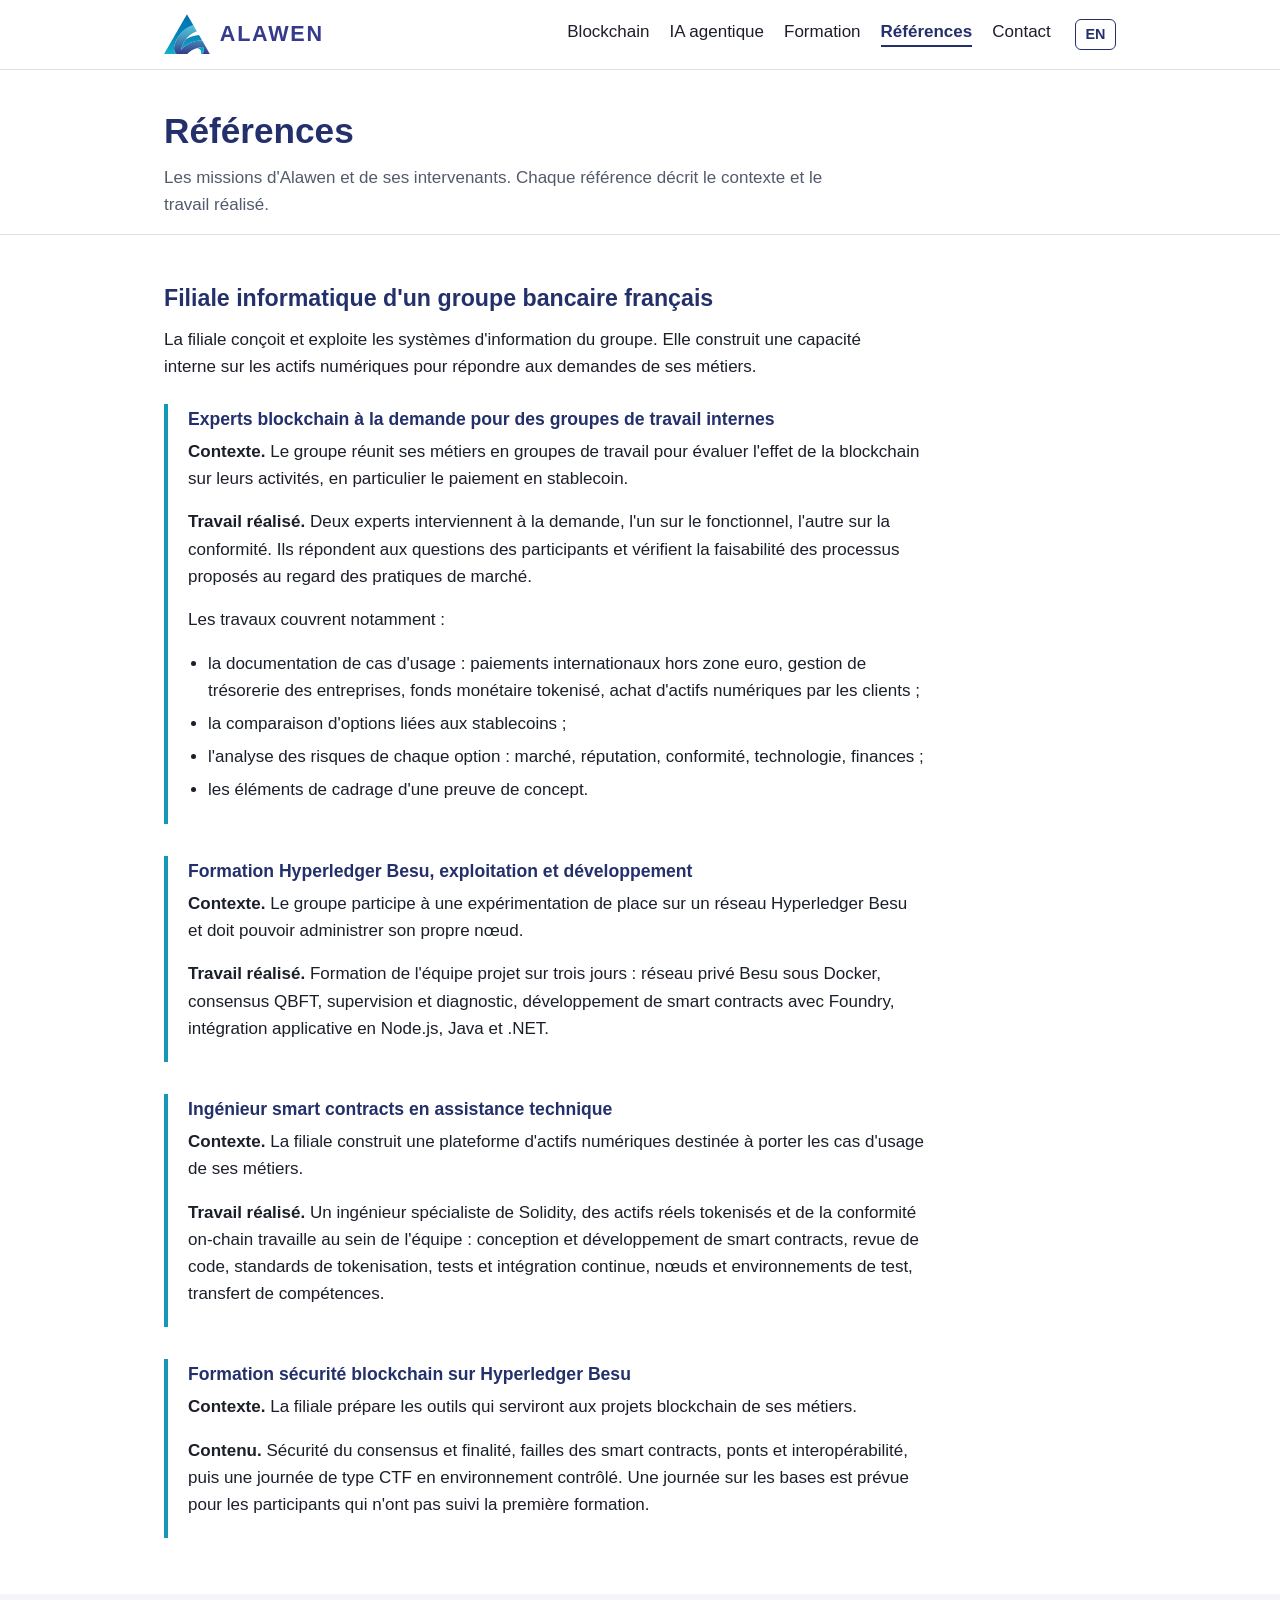
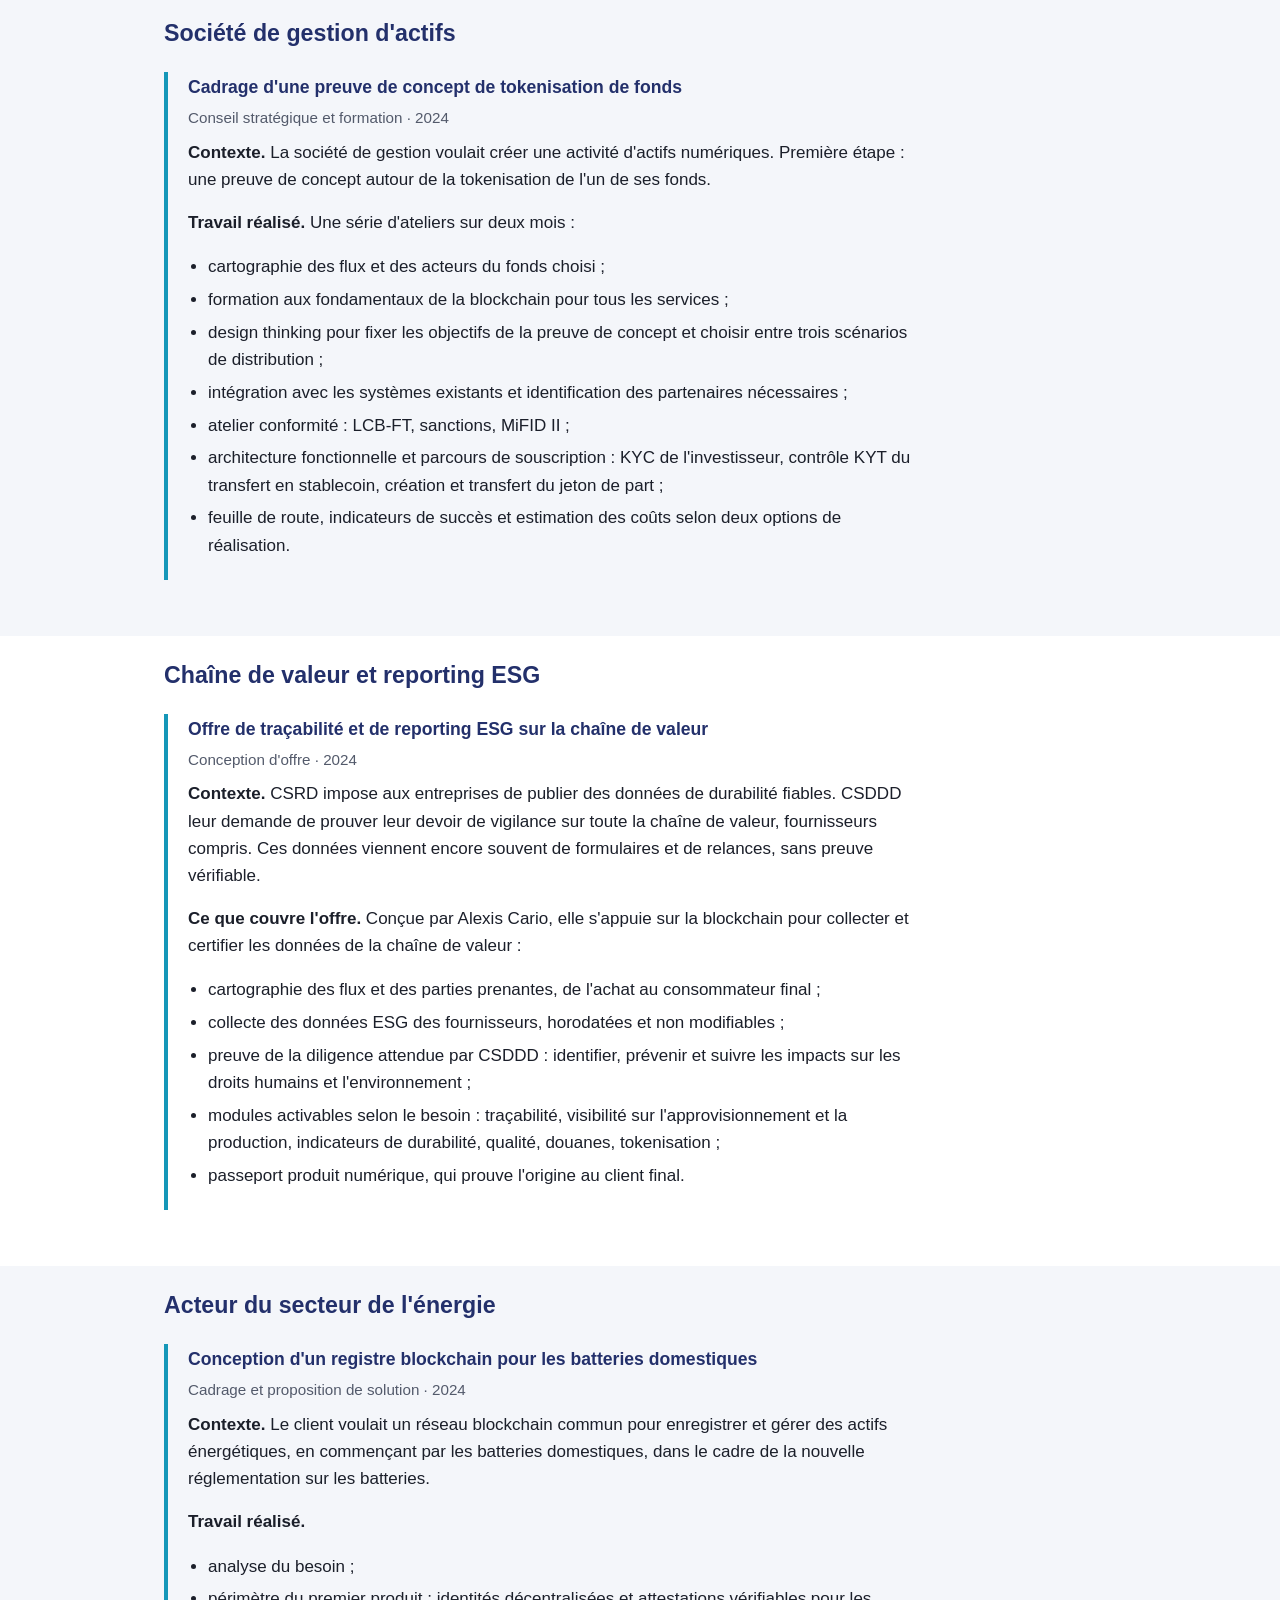
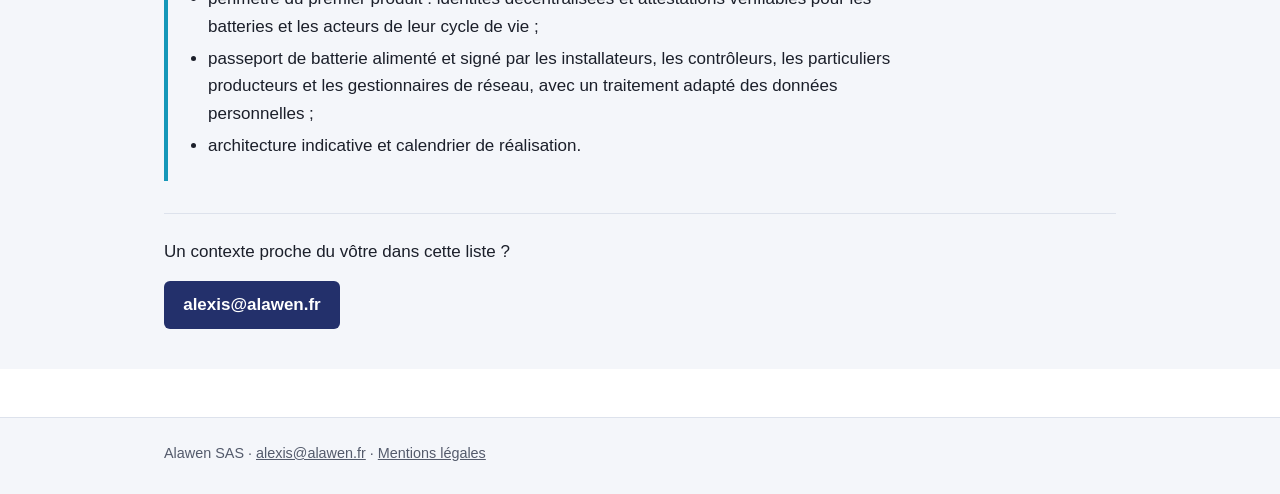
<file: references.html>
<!DOCTYPE html>
<html lang="fr">
<head>
<meta charset="utf-8">
<meta name="viewport" content="width=device-width, initial-scale=1">
<title>Références | Alawen</title>
<meta name="description" content="Missions réalisées par Alawen en blockchain : groupe bancaire, société de gestion d'actifs, secteur de l'énergie, et une offre de reporting ESG sur la chaîne de valeur.">
<link rel="stylesheet" href="assets/style.css">
<link rel="icon" href="assets/favicon.svg" type="image/svg+xml">
<link rel="alternate" hreflang="fr" href="https://alawen.fr/references.html">
<link rel="alternate" hreflang="en" href="https://alawen.fr/en/references.html">
</head>
<body>
<a class="skip-link" href="#contenu">Aller au contenu</a>
<header class="site-header">
  <div class="wrap header-inner">
    <a class="brand" href="index.html"><img src="assets/logo-mark.svg" alt="" width="46" height="40"><span>ALAWEN</span></a>
    <nav class="site-nav" aria-label="Navigation principale">
      <ul>
        <li><a href="blockchain.html">Blockchain</a></li>
        <li><a href="ia-agentique.html">IA agentique</a></li>
        <li><a href="formation.html">Formation</a></li>
        <li><a href="references.html" aria-current="page">Références</a></li>
        <li><a href="contact.html">Contact</a></li>
      </ul>
    </nav>
    <a class="lang-switch" href="en/references.html" hreflang="en" lang="en" aria-label="English version">EN</a>
  </div>
</header>

<main id="contenu">
  <div class="page-title">
    <div class="wrap">
      <h1>Références</h1>
      <p>Les missions d'Alawen et de ses intervenants. Chaque référence décrit le contexte et le travail réalisé.</p>
    </div>
  </div>

  <section>
    <div class="wrap">
      <h2>Filiale informatique d'un groupe bancaire français</h2>
      <p>La filiale conçoit et exploite les systèmes d'information du groupe. Elle construit une capacité interne sur les actifs numériques pour répondre aux demandes de ses métiers.</p>

      <article class="ref">
        <h3>Experts blockchain à la demande pour des groupes de travail internes</h3>
        <p><strong>Contexte.</strong> Le groupe réunit ses métiers en groupes de travail pour évaluer l'effet de la blockchain sur leurs activités, en particulier le paiement en stablecoin.</p>
        <p><strong>Travail réalisé.</strong> Deux experts interviennent à la demande, l'un sur le fonctionnel, l'autre sur la conformité. Ils répondent aux questions des participants et vérifient la faisabilité des processus proposés au regard des pratiques de marché.</p>
        <p>Les travaux couvrent notamment :</p>
        <ul>
          <li>la documentation de cas d'usage : paiements internationaux hors zone euro, gestion de trésorerie des entreprises, fonds monétaire tokenisé, achat d'actifs numériques par les clients ;</li>
          <li>la comparaison d'options liées aux stablecoins ;</li>
          <li>l'analyse des risques de chaque option : marché, réputation, conformité, technologie, finances ;</li>
          <li>les éléments de cadrage d'une preuve de concept.</li>
        </ul>
      </article>

      <article class="ref">
        <h3>Formation Hyperledger Besu, exploitation et développement</h3>
        <p><strong>Contexte.</strong> Le groupe participe à une expérimentation de place sur un réseau Hyperledger Besu et doit pouvoir administrer son propre nœud.</p>
        <p><strong>Travail réalisé.</strong> Formation de l'équipe projet sur trois jours : réseau privé Besu sous Docker, consensus QBFT, supervision et diagnostic, développement de smart contracts avec Foundry, intégration applicative en Node.js, Java et .NET.</p>
      </article>

      <article class="ref">
        <h3>Ingénieur smart contracts en assistance technique</h3>
        <p><strong>Contexte.</strong> La filiale construit une plateforme d'actifs numériques destinée à porter les cas d'usage de ses métiers.</p>
        <p><strong>Travail réalisé.</strong> Un ingénieur spécialiste de Solidity, des actifs réels tokenisés et de la conformité on-chain travaille au sein de l'équipe : conception et développement de smart contracts, revue de code, standards de tokenisation, tests et intégration continue, nœuds et environnements de test, transfert de compétences.</p>
      </article>

      <article class="ref">
        <h3>Formation sécurité blockchain sur Hyperledger Besu</h3>
        <p><strong>Contexte.</strong> La filiale prépare les outils qui serviront aux projets blockchain de ses métiers.</p>
        <p><strong>Contenu.</strong> Sécurité du consensus et finalité, failles des smart contracts, ponts et interopérabilité, puis une journée de type CTF en environnement contrôlé. Une journée sur les bases est prévue pour les participants qui n'ont pas suivi la première formation.</p>
      </article>
    </div>
  </section>

  <section class="band">
    <div class="wrap">
      <h2>Société de gestion d'actifs</h2>
      <article class="ref">
        <h3>Cadrage d'une preuve de concept de tokenisation de fonds</h3>
        <p class="meta">Conseil stratégique et formation · 2024</p>
        <p><strong>Contexte.</strong> La société de gestion voulait créer une activité d'actifs numériques. Première étape : une preuve de concept autour de la tokenisation de l'un de ses fonds.</p>
        <p><strong>Travail réalisé.</strong> Une série d'ateliers sur deux mois :</p>
        <ul>
          <li>cartographie des flux et des acteurs du fonds choisi ;</li>
          <li>formation aux fondamentaux de la blockchain pour tous les services ;</li>
          <li>design thinking pour fixer les objectifs de la preuve de concept et choisir entre trois scénarios de distribution ;</li>
          <li>intégration avec les systèmes existants et identification des partenaires nécessaires ;</li>
          <li>atelier conformité : LCB-FT, sanctions, MiFID II ;</li>
          <li>architecture fonctionnelle et parcours de souscription : KYC de l'investisseur, contrôle KYT du transfert en stablecoin, création et transfert du jeton de part ;</li>
          <li>feuille de route, indicateurs de succès et estimation des coûts selon deux options de réalisation.</li>
        </ul>
      </article>
    </div>
  </section>

  <section>
    <div class="wrap">
      <h2>Chaîne de valeur et reporting ESG</h2>
      <article class="ref">
        <h3>Offre de traçabilité et de reporting ESG sur la chaîne de valeur</h3>
        <p class="meta">Conception d'offre · 2024</p>
        <p><strong>Contexte.</strong> CSRD impose aux entreprises de publier des données de durabilité fiables. CSDDD leur demande de prouver leur devoir de vigilance sur toute la chaîne de valeur, fournisseurs compris. Ces données viennent encore souvent de formulaires et de relances, sans preuve vérifiable.</p>
        <p><strong>Ce que couvre l'offre.</strong> Conçue par Alexis Cario, elle s'appuie sur la blockchain pour collecter et certifier les données de la chaîne de valeur :</p>
        <ul>
          <li>cartographie des flux et des parties prenantes, de l'achat au consommateur final ;</li>
          <li>collecte des données ESG des fournisseurs, horodatées et non modifiables ;</li>
          <li>preuve de la diligence attendue par CSDDD : identifier, prévenir et suivre les impacts sur les droits humains et l'environnement ;</li>
          <li>modules activables selon le besoin : traçabilité, visibilité sur l'approvisionnement et la production, indicateurs de durabilité, qualité, douanes, tokenisation ;</li>
          <li>passeport produit numérique, qui prouve l'origine au client final.</li>
        </ul>
      </article>
    </div>
  </section>

  <section class="band">
    <div class="wrap">
      <h2>Acteur du secteur de l'énergie</h2>
      <article class="ref">
        <h3>Conception d'un registre blockchain pour les batteries domestiques</h3>
        <p class="meta">Cadrage et proposition de solution · 2024</p>
        <p><strong>Contexte.</strong> Le client voulait un réseau blockchain commun pour enregistrer et gérer des actifs énergétiques, en commençant par les batteries domestiques, dans le cadre de la nouvelle réglementation sur les batteries.</p>
        <p><strong>Travail réalisé.</strong></p>
        <ul>
          <li>analyse du besoin ;</li>
          <li>périmètre du premier produit : identités décentralisées et attestations vérifiables pour les batteries et les acteurs de leur cycle de vie ;</li>
          <li>passeport de batterie alimenté et signé par les installateurs, les contrôleurs, les particuliers producteurs et les gestionnaires de réseau, avec un traitement adapté des données personnelles ;</li>
          <li>architecture indicative et calendrier de réalisation.</li>
        </ul>
      </article>
      <div class="cta">
        <p>Un contexte proche du vôtre dans cette liste ?</p>
        <p><a class="button" href="mailto:alexis@alawen.fr">alexis@alawen.fr</a></p>
      </div>
    </div>
  </section>
</main>

<footer class="site-footer">
  <div class="wrap">
    <p>Alawen SAS · <a href="mailto:alexis@alawen.fr">alexis@alawen.fr</a> · <a href="contact.html#mentions-legales">Mentions légales</a></p>
  </div>
</footer>
</body>
</html>
</file>
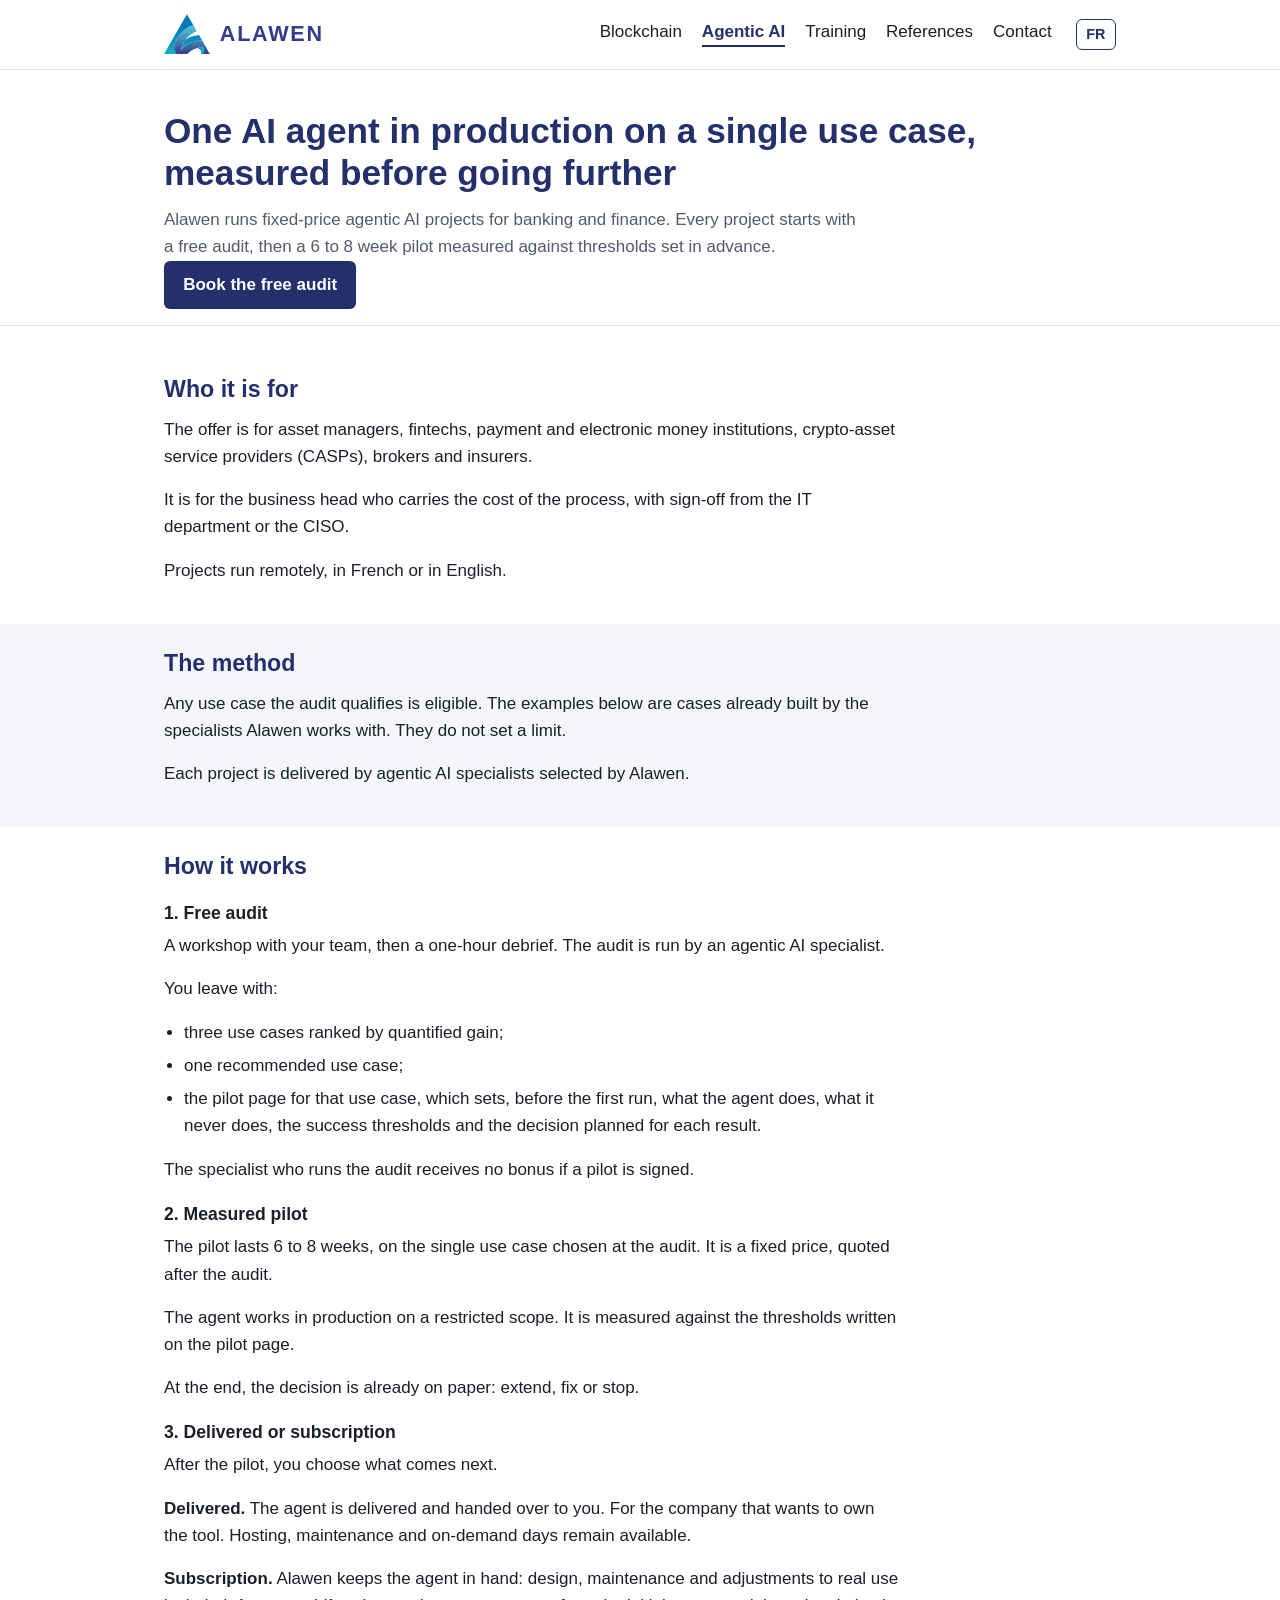
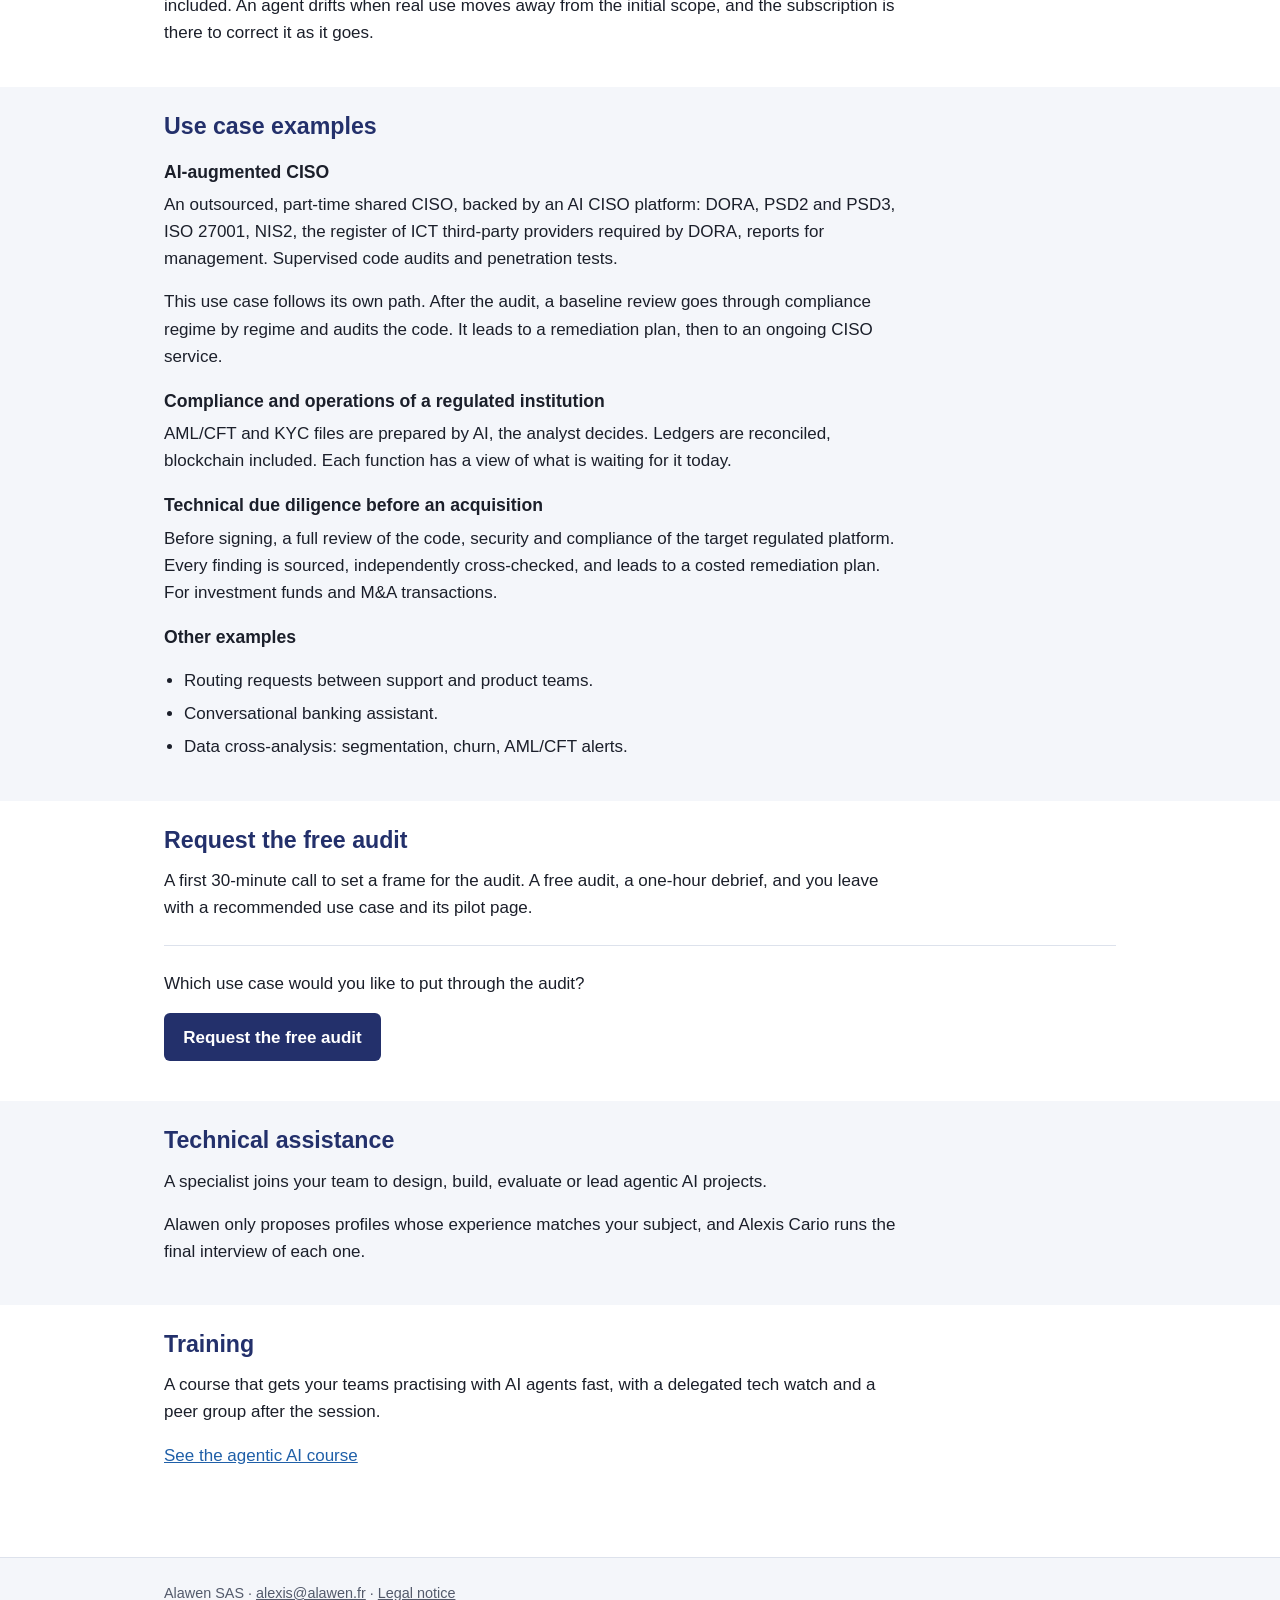
<file: en/agentic-ai.html>
<!DOCTYPE html>
<html lang="en">
<head>
<meta charset="utf-8">
<meta name="viewport" content="width=device-width, initial-scale=1">
<title>One AI agent in production, measured before going further | Alawen</title>
<meta name="description" content="Fixed-price agentic AI projects for banking and finance: a free audit, then a 6 to 8 week pilot measured against thresholds set in advance.">
<link rel="stylesheet" href="../assets/style.css">
<link rel="icon" href="../assets/favicon.svg" type="image/svg+xml">
<link rel="alternate" hreflang="fr" href="https://alawen.fr/ia-agentique.html">
<link rel="alternate" hreflang="en" href="https://alawen.fr/en/agentic-ai.html">
</head>
<body>
<a class="skip-link" href="#content">Skip to content</a>
<header class="site-header">
  <div class="wrap header-inner">
    <a class="brand" href="index.html"><img src="../assets/logo-mark.svg" alt="" width="46" height="40"><span>ALAWEN</span></a>
    <nav class="site-nav" aria-label="Main navigation">
      <ul>
        <li><a href="blockchain.html">Blockchain</a></li>
        <li><a href="agentic-ai.html" aria-current="page">Agentic AI</a></li>
        <li><a href="training.html">Training</a></li>
        <li><a href="references.html">References</a></li>
        <li><a href="contact.html">Contact</a></li>
      </ul>
    </nav>
    <a class="lang-switch" href="../ia-agentique.html" hreflang="fr" lang="fr" aria-label="Version française">FR</a>
  </div>
</header>

<main id="content">
  <div class="page-title">
    <div class="wrap">
      <h1>One AI agent in production on a single use case, measured before going further</h1>
      <p>Alawen runs fixed-price agentic AI projects for banking and finance. Every project starts with a free audit, then a 6 to 8 week pilot measured against thresholds set in advance.</p>
      <p><a class="button" href="mailto:alexis@alawen.fr">Book the free audit</a></p>
    </div>
  </div>

  <section id="who">
    <div class="wrap">
      <h2>Who it is for</h2>
      <p>The offer is for asset managers, fintechs, payment and electronic money institutions, crypto-asset service providers (CASPs), brokers and insurers.</p>
      <p>It is for the business head who carries the cost of the process, with sign-off from the IT department or the CISO.</p>
      <p>Projects run remotely, in French or in English.</p>
    </div>
  </section>

  <section id="method" class="band">
    <div class="wrap">
      <h2>The method</h2>
      <p>Any use case the audit qualifies is eligible. The examples below are cases already built by the specialists Alawen works with. They do not set a limit.</p>
      <p>Each project is delivered by agentic AI specialists selected by Alawen.</p>
    </div>
  </section>

  <section id="process">
    <div class="wrap">
      <h2>How it works</h2>

      <h3>1. Free audit</h3>
      <p>A workshop with your team, then a one-hour debrief. The audit is run by an agentic AI specialist.</p>
      <p>You leave with:</p>
      <ul>
        <li>three use cases ranked by quantified gain;</li>
        <li>one recommended use case;</li>
        <li>the pilot page for that use case, which sets, before the first run, what the agent does, what it never does, the success thresholds and the decision planned for each result.</li>
      </ul>
      <p>The specialist who runs the audit receives no bonus if a pilot is signed.</p>

      <h3>2. Measured pilot</h3>
      <p>The pilot lasts 6 to 8 weeks, on the single use case chosen at the audit. It is a fixed price, quoted after the audit.</p>
      <p>The agent works in production on a restricted scope. It is measured against the thresholds written on the pilot page.</p>
      <p>At the end, the decision is already on paper: extend, fix or stop.</p>

      <h3>3. Delivered or subscription</h3>
      <p>After the pilot, you choose what comes next.</p>
      <p><strong>Delivered.</strong> The agent is delivered and handed over to you. For the company that wants to own the tool. Hosting, maintenance and on-demand days remain available.</p>
      <p><strong>Subscription.</strong> Alawen keeps the agent in hand: design, maintenance and adjustments to real use included. An agent drifts when real use moves away from the initial scope, and the subscription is there to correct it as it goes.</p>
    </div>
  </section>

  <section id="examples" class="band">
    <div class="wrap">
      <h2>Use case examples</h2>

      <h3>AI-augmented CISO</h3>
      <p>An outsourced, part-time shared CISO, backed by an AI CISO platform: DORA, PSD2 and PSD3, ISO 27001, NIS2, the register of ICT third-party providers required by DORA, reports for management. Supervised code audits and penetration tests.</p>
      <p>This use case follows its own path. After the audit, a baseline review goes through compliance regime by regime and audits the code. It leads to a remediation plan, then to an ongoing CISO service.</p>

      <h3>Compliance and operations of a regulated institution</h3>
      <p>AML/CFT and KYC files are prepared by AI, the analyst decides. Ledgers are reconciled, blockchain included. Each function has a view of what is waiting for it today.</p>

      <h3>Technical due diligence before an acquisition</h3>
      <p>Before signing, a full review of the code, security and compliance of the target regulated platform. Every finding is sourced, independently cross-checked, and leads to a costed remediation plan. For investment funds and M&amp;A transactions.</p>

      <h3>Other examples</h3>
      <ul>
        <li>Routing requests between support and product teams.</li>
        <li>Conversational banking assistant.</li>
        <li>Data cross-analysis: segmentation, churn, AML/CFT alerts.</li>
      </ul>
    </div>
  </section>

  <section id="audit">
    <div class="wrap">
      <h2>Request the free audit</h2>
      <p>A first 30-minute call to set a frame for the audit. A free audit, a one-hour debrief, and you leave with a recommended use case and its pilot page.</p>
      <div class="cta">
        <p>Which use case would you like to put through the audit?</p>
        <p><a class="button" href="mailto:alexis@alawen.fr">Request the free audit</a></p>
      </div>
    </div>
  </section>

  <section id="assistance" class="band">
    <div class="wrap">
      <h2>Technical assistance</h2>
      <p>A specialist joins your team to design, build, evaluate or lead agentic AI projects.</p>
      <p>Alawen only proposes profiles whose experience matches your subject, and Alexis Cario runs the final interview of each one.</p>
    </div>
  </section>

  <section id="training">
    <div class="wrap">
      <h2>Training</h2>
      <p>A course that gets your teams practising with AI agents fast, with a delegated tech watch and a peer group after the session.</p>
      <p><a href="training.html#agentic-ai">See the agentic AI course</a></p>
    </div>
  </section>
</main>

<footer class="site-footer">
  <div class="wrap">
    <p>Alawen SAS · <a href="mailto:alexis@alawen.fr">alexis@alawen.fr</a> · <a href="contact.html#legal-notice">Legal notice</a></p>
  </div>
</footer>
</body>
</html>
</file>
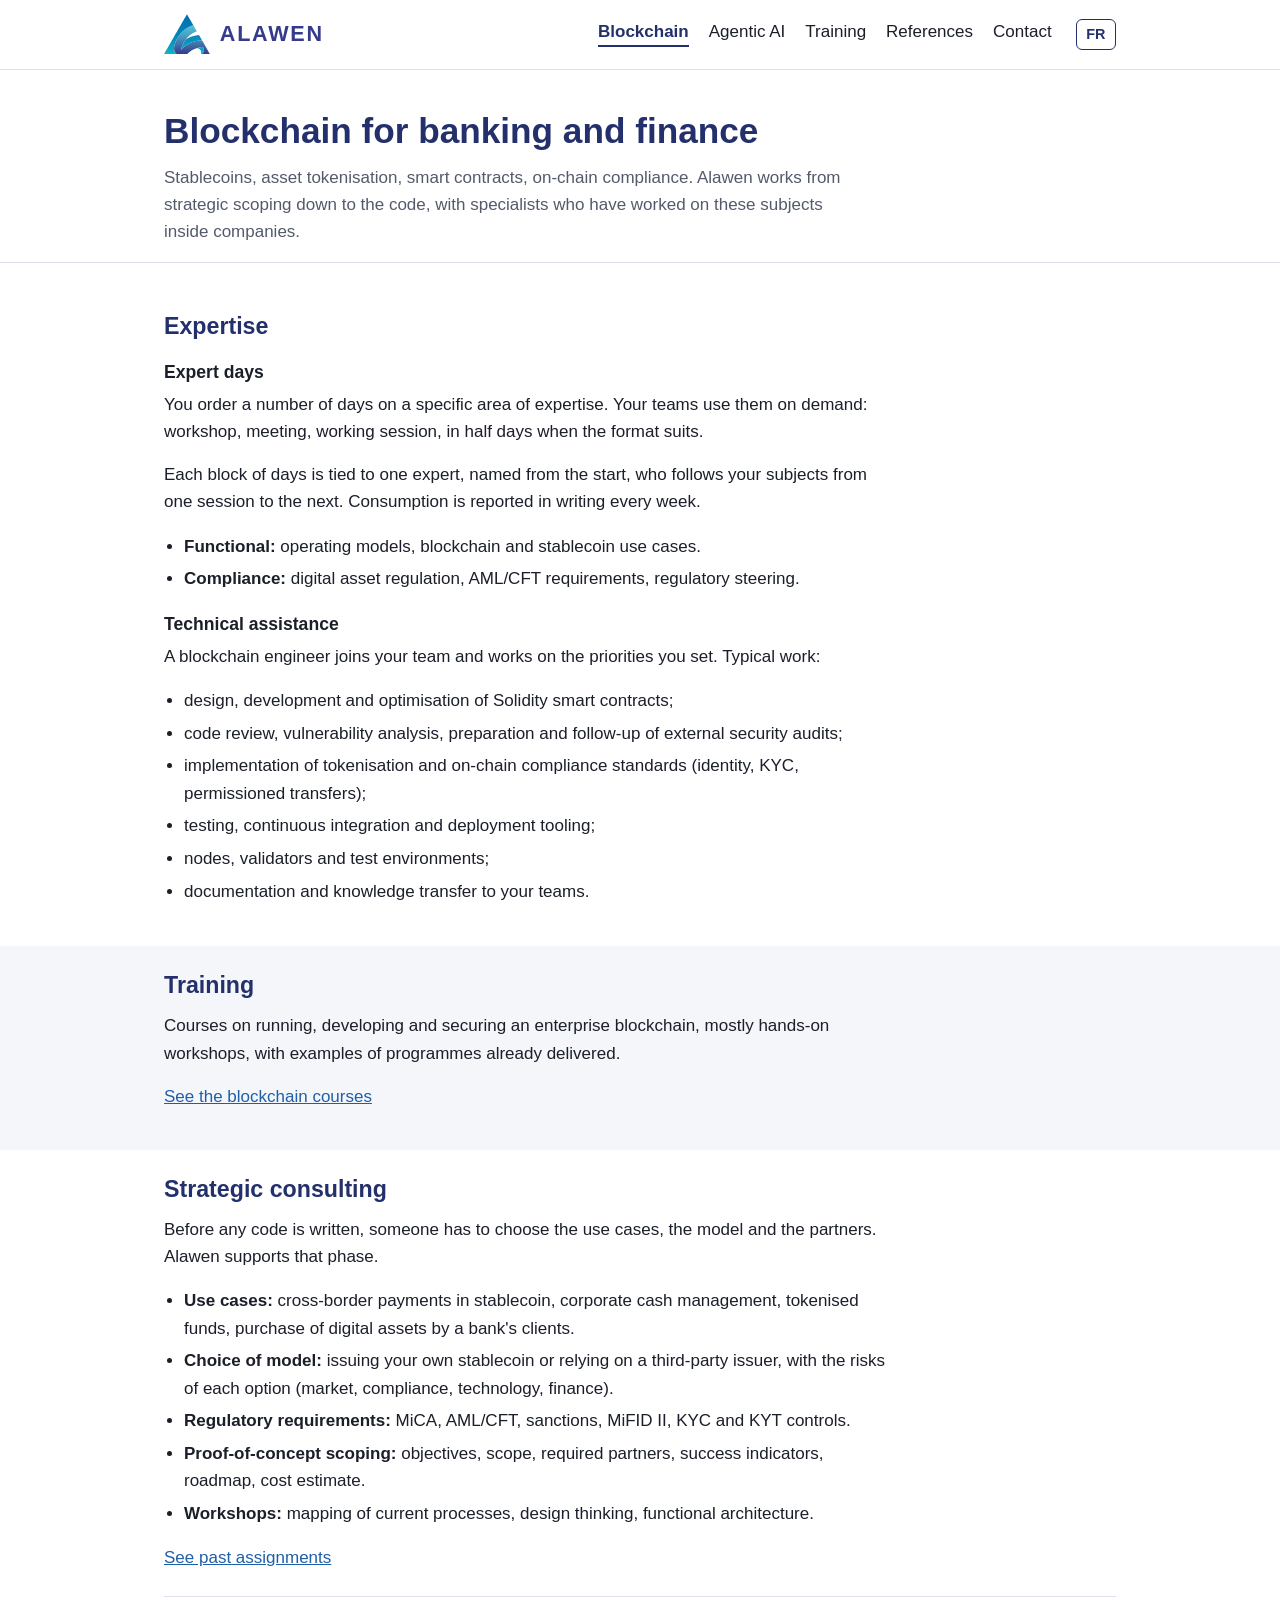
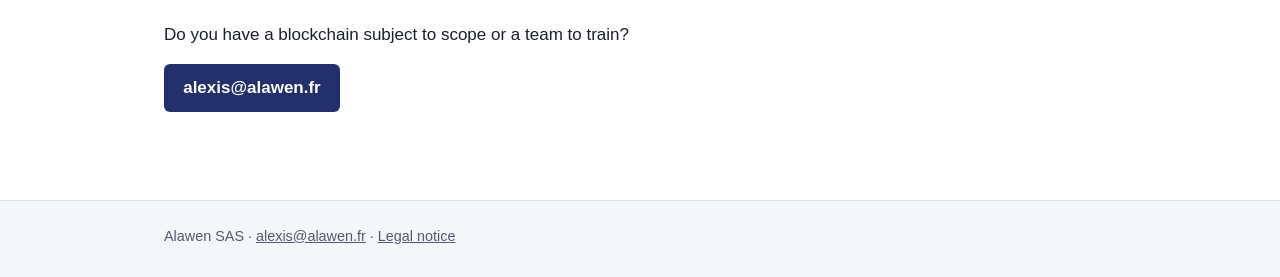
<file: en/blockchain.html>
<!DOCTYPE html>
<html lang="en">
<head>
<meta charset="utf-8">
<meta name="viewport" content="width=device-width, initial-scale=1">
<title>Blockchain | Alawen</title>
<meta name="description" content="Blockchain expertise, training and strategic consulting for banking and finance: stablecoins, tokenisation, smart contracts, Hyperledger Besu, on-chain compliance.">
<link rel="stylesheet" href="../assets/style.css">
<link rel="icon" href="../assets/favicon.svg" type="image/svg+xml">
<link rel="alternate" hreflang="fr" href="https://alawen.fr/blockchain.html">
<link rel="alternate" hreflang="en" href="https://alawen.fr/en/blockchain.html">
</head>
<body>
<a class="skip-link" href="#content">Skip to content</a>
<header class="site-header">
  <div class="wrap header-inner">
    <a class="brand" href="index.html"><img src="../assets/logo-mark.svg" alt="" width="46" height="40"><span>ALAWEN</span></a>
    <nav class="site-nav" aria-label="Main navigation">
      <ul>
        <li><a href="blockchain.html" aria-current="page">Blockchain</a></li>
        <li><a href="agentic-ai.html">Agentic AI</a></li>
        <li><a href="training.html">Training</a></li>
        <li><a href="references.html">References</a></li>
        <li><a href="contact.html">Contact</a></li>
      </ul>
    </nav>
    <a class="lang-switch" href="../blockchain.html" hreflang="fr" lang="fr" aria-label="Version française">FR</a>
  </div>
</header>

<main id="content">
  <div class="page-title">
    <div class="wrap">
      <h1>Blockchain for banking and finance</h1>
      <p>Stablecoins, asset tokenisation, smart contracts, on-chain compliance. Alawen works from strategic scoping down to the code, with specialists who have worked on these subjects inside companies.</p>
    </div>
  </div>

  <section id="expertise">
    <div class="wrap">
      <h2>Expertise</h2>

      <h3>Expert days</h3>
      <p>You order a number of days on a specific area of expertise. Your teams use them on demand: workshop, meeting, working session, in half days when the format suits.</p>
      <p>Each block of days is tied to one expert, named from the start, who follows your subjects from one session to the next. Consumption is reported in writing every week.</p>
      <ul>
        <li><strong>Functional:</strong> operating models, blockchain and stablecoin use cases.</li>
        <li><strong>Compliance:</strong> digital asset regulation, AML/CFT requirements, regulatory steering.</li>
      </ul>

      <h3>Technical assistance</h3>
      <p>A blockchain engineer joins your team and works on the priorities you set. Typical work:</p>
      <ul>
        <li>design, development and optimisation of Solidity smart contracts;</li>
        <li>code review, vulnerability analysis, preparation and follow-up of external security audits;</li>
        <li>implementation of tokenisation and on-chain compliance standards (identity, KYC, permissioned transfers);</li>
        <li>testing, continuous integration and deployment tooling;</li>
        <li>nodes, validators and test environments;</li>
        <li>documentation and knowledge transfer to your teams.</li>
      </ul>
    </div>
  </section>

  <section id="training" class="band">
    <div class="wrap">
      <h2>Training</h2>
      <p>Courses on running, developing and securing an enterprise blockchain, mostly hands-on workshops, with examples of programmes already delivered.</p>
      <p><a href="training.html#blockchain">See the blockchain courses</a></p>
    </div>
  </section>

  <section id="consulting">
    <div class="wrap">
      <h2>Strategic consulting</h2>
      <p>Before any code is written, someone has to choose the use cases, the model and the partners. Alawen supports that phase.</p>
      <ul>
        <li><strong>Use cases:</strong> cross-border payments in stablecoin, corporate cash management, tokenised funds, purchase of digital assets by a bank's clients.</li>
        <li><strong>Choice of model:</strong> issuing your own stablecoin or relying on a third-party issuer, with the risks of each option (market, compliance, technology, finance).</li>
        <li><strong>Regulatory requirements:</strong> MiCA, AML/CFT, sanctions, MiFID II, KYC and KYT controls.</li>
        <li><strong>Proof-of-concept scoping:</strong> objectives, scope, required partners, success indicators, roadmap, cost estimate.</li>
        <li><strong>Workshops:</strong> mapping of current processes, design thinking, functional architecture.</li>
      </ul>
      <p><a href="references.html">See past assignments</a></p>
      <div class="cta">
        <p>Do you have a blockchain subject to scope or a team to train?</p>
        <p><a class="button" href="mailto:alexis@alawen.fr">alexis@alawen.fr</a></p>
      </div>
    </div>
  </section>
</main>

<footer class="site-footer">
  <div class="wrap">
    <p>Alawen SAS · <a href="mailto:alexis@alawen.fr">alexis@alawen.fr</a> · <a href="contact.html#legal-notice">Legal notice</a></p>
  </div>
</footer>
</body>
</html>
</file>
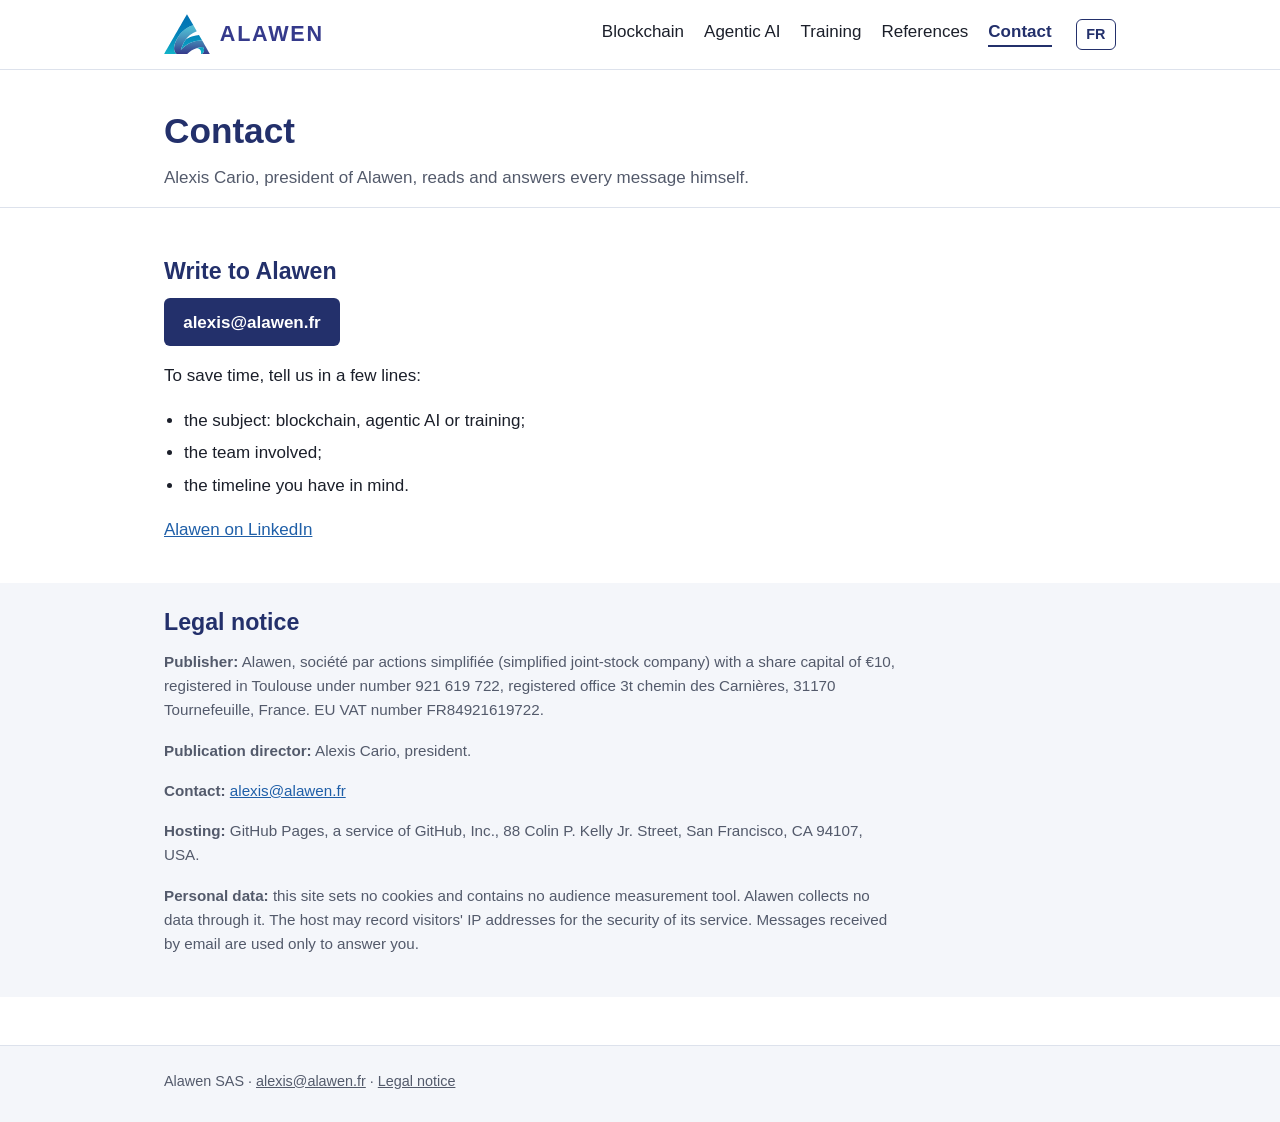
<file: en/contact.html>
<!DOCTYPE html>
<html lang="en">
<head>
<meta charset="utf-8">
<meta name="viewport" content="width=device-width, initial-scale=1">
<title>Contact | Alawen</title>
<meta name="description" content="Contact Alawen: alexis@alawen.fr.">
<link rel="stylesheet" href="../assets/style.css">
<link rel="icon" href="../assets/favicon.svg" type="image/svg+xml">
<link rel="alternate" hreflang="fr" href="https://alawen.fr/contact.html">
<link rel="alternate" hreflang="en" href="https://alawen.fr/en/contact.html">
</head>
<body>
<a class="skip-link" href="#content">Skip to content</a>
<header class="site-header">
  <div class="wrap header-inner">
    <a class="brand" href="index.html"><img src="../assets/logo-mark.svg" alt="" width="46" height="40"><span>ALAWEN</span></a>
    <nav class="site-nav" aria-label="Main navigation">
      <ul>
        <li><a href="blockchain.html">Blockchain</a></li>
        <li><a href="agentic-ai.html">Agentic AI</a></li>
        <li><a href="training.html">Training</a></li>
        <li><a href="references.html">References</a></li>
        <li><a href="contact.html" aria-current="page">Contact</a></li>
      </ul>
    </nav>
    <a class="lang-switch" href="../contact.html" hreflang="fr" lang="fr" aria-label="Version française">FR</a>
  </div>
</header>

<main id="content">
  <div class="page-title">
    <div class="wrap">
      <h1>Contact</h1>
      <p>Alexis Cario, president of Alawen, reads and answers every message himself.</p>
    </div>
  </div>

  <section>
    <div class="wrap">
      <h2>Write to Alawen</h2>
      <p><a class="button" href="mailto:alexis@alawen.fr">alexis@alawen.fr</a></p>
      <p>To save time, tell us in a few lines:</p>
      <ul>
        <li>the subject: blockchain, agentic AI or training;</li>
        <li>the team involved;</li>
        <li>the timeline you have in mind.</li>
      </ul>
      <p><a href="https://www.linkedin.com/company/alawen-services">Alawen on LinkedIn</a></p>
    </div>
  </section>

  <section id="legal-notice" class="band">
    <div class="wrap legal">
      <h2>Legal notice</h2>
      <p><strong>Publisher:</strong> Alawen, société par actions simplifiée (simplified joint-stock company) with a share capital of €10, registered in Toulouse under number 921 619 722, registered office 3t chemin des Carnières, 31170 Tournefeuille, France. EU VAT number FR84921619722.</p>
      <p><strong>Publication director:</strong> Alexis Cario, president.</p>
      <p><strong>Contact:</strong> <a href="mailto:alexis@alawen.fr">alexis@alawen.fr</a></p>
      <p><strong>Hosting:</strong> GitHub Pages, a service of GitHub, Inc., 88 Colin P. Kelly Jr. Street, San Francisco, CA 94107, USA.</p>
      <p><strong>Personal data:</strong> this site sets no cookies and contains no audience measurement tool. Alawen collects no data through it. The host may record visitors' IP addresses for the security of its service. Messages received by email are used only to answer you.</p>
    </div>
  </section>
</main>

<footer class="site-footer">
  <div class="wrap">
    <p>Alawen SAS · <a href="mailto:alexis@alawen.fr">alexis@alawen.fr</a> · <a href="contact.html#legal-notice">Legal notice</a></p>
  </div>
</footer>
</body>
</html>
</file>
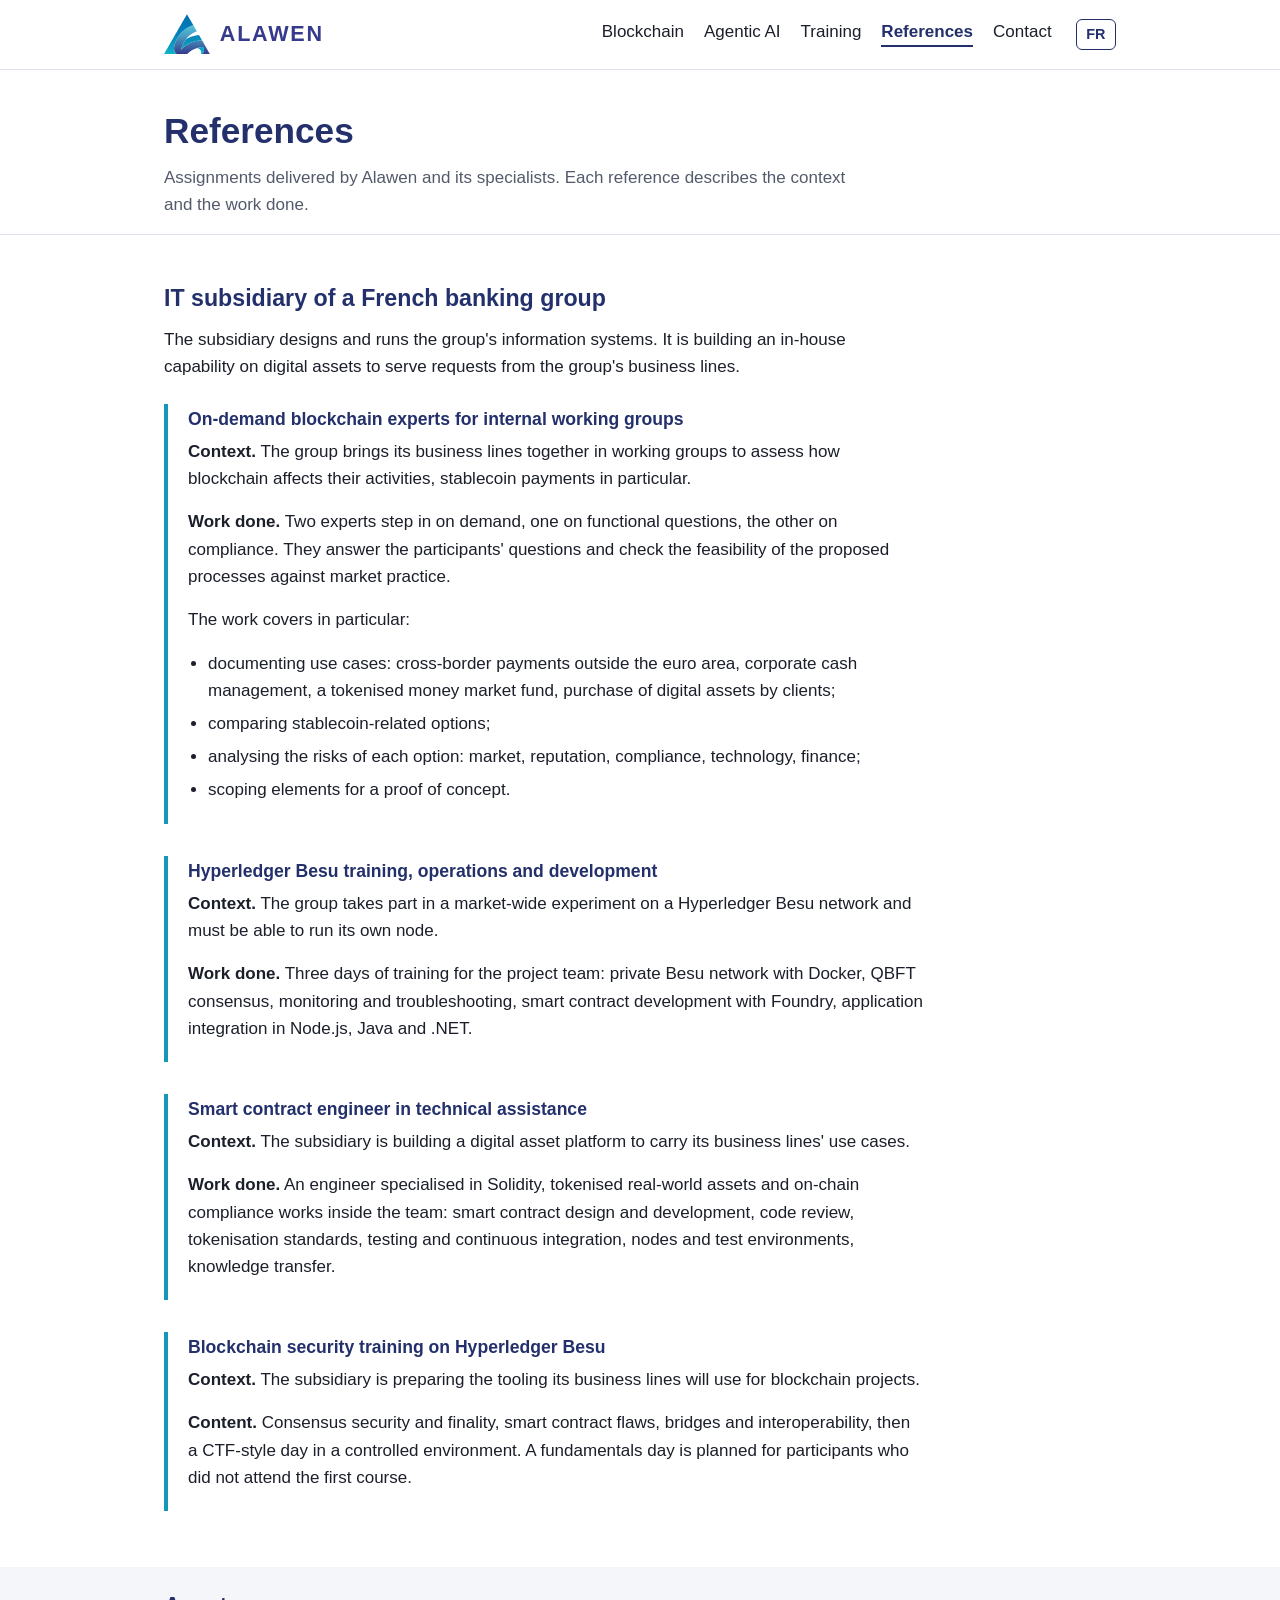
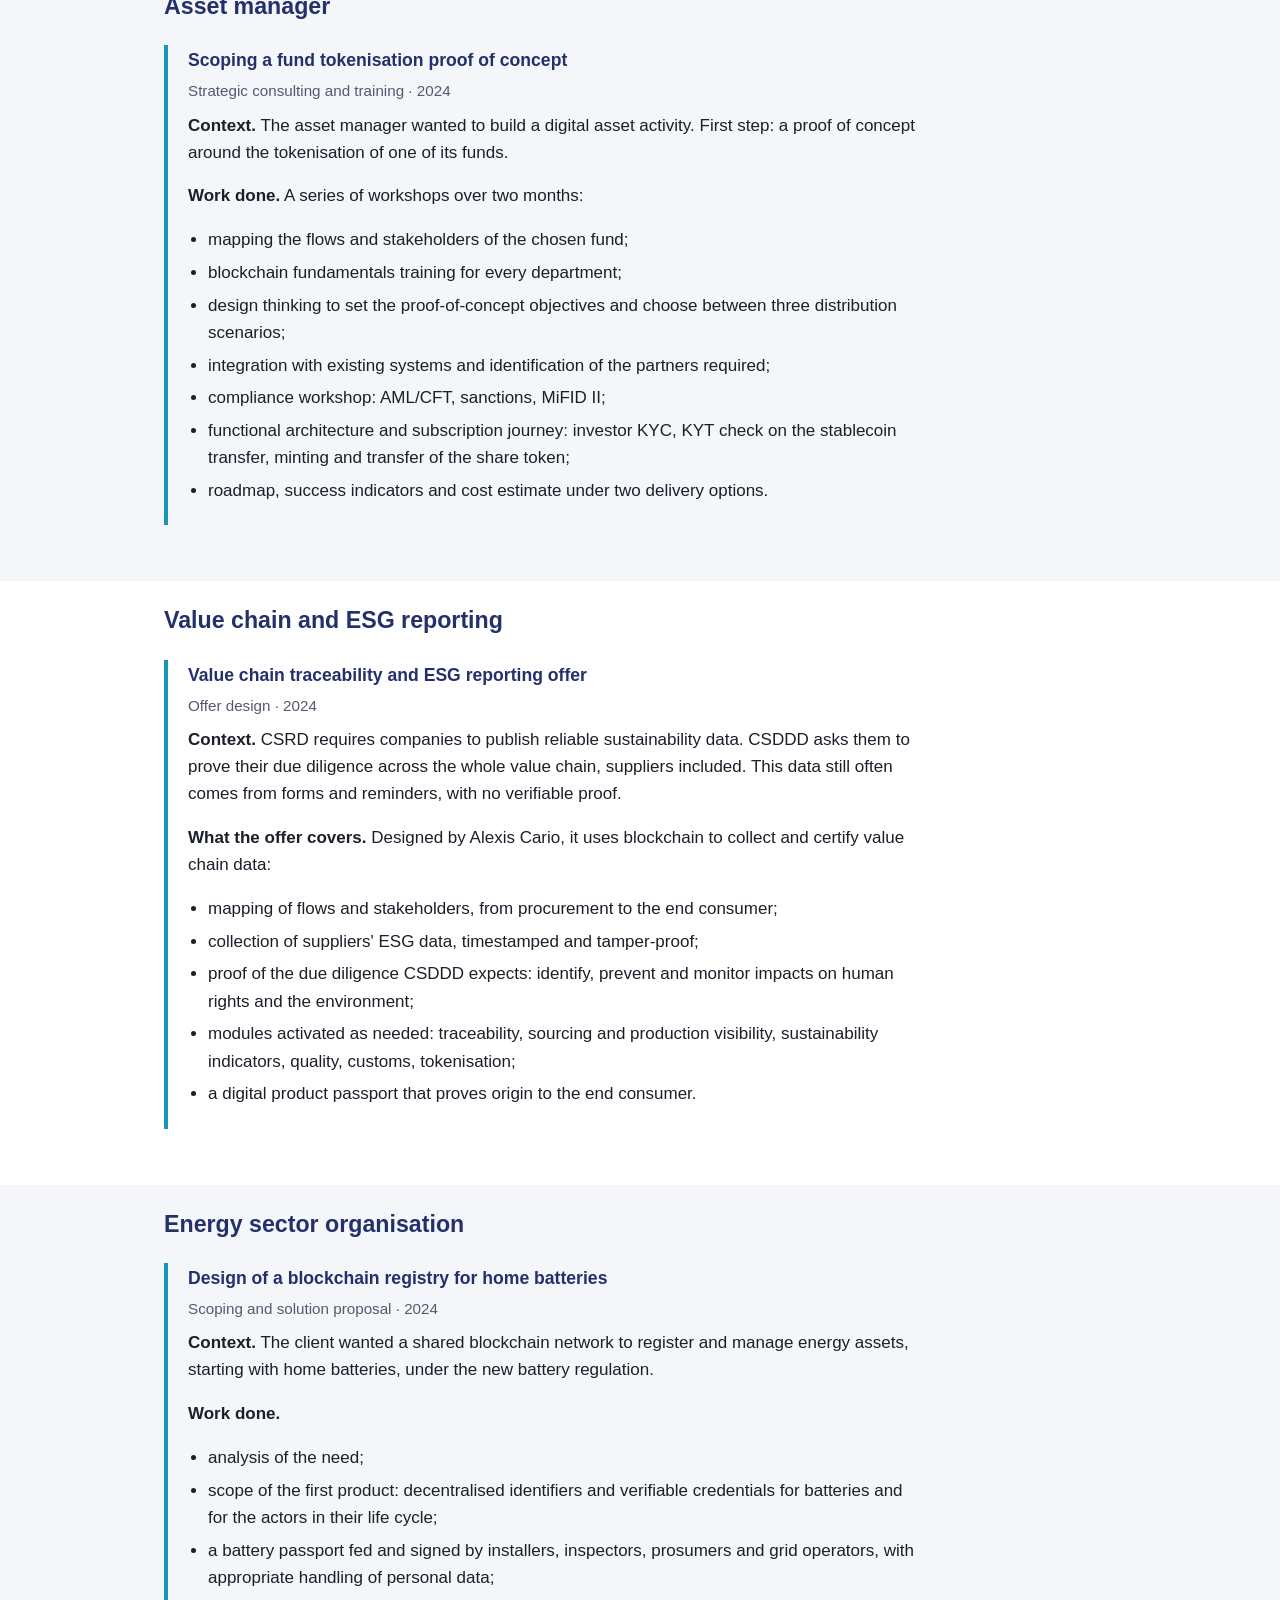
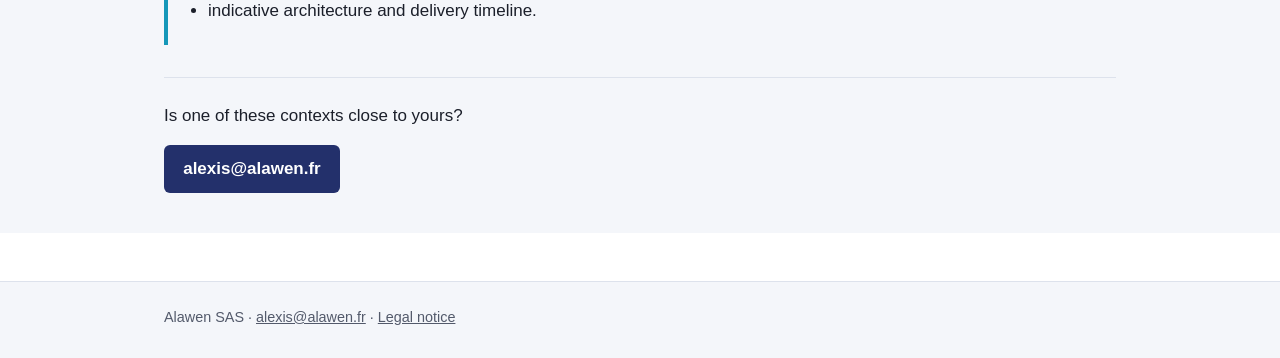
<file: en/references.html>
<!DOCTYPE html>
<html lang="en">
<head>
<meta charset="utf-8">
<meta name="viewport" content="width=device-width, initial-scale=1">
<title>References | Alawen</title>
<meta name="description" content="Blockchain assignments delivered by Alawen: banking group, asset manager, energy sector, and an ESG value chain offer.">
<link rel="stylesheet" href="../assets/style.css">
<link rel="icon" href="../assets/favicon.svg" type="image/svg+xml">
<link rel="alternate" hreflang="fr" href="https://alawen.fr/references.html">
<link rel="alternate" hreflang="en" href="https://alawen.fr/en/references.html">
</head>
<body>
<a class="skip-link" href="#content">Skip to content</a>
<header class="site-header">
  <div class="wrap header-inner">
    <a class="brand" href="index.html"><img src="../assets/logo-mark.svg" alt="" width="46" height="40"><span>ALAWEN</span></a>
    <nav class="site-nav" aria-label="Main navigation">
      <ul>
        <li><a href="blockchain.html">Blockchain</a></li>
        <li><a href="agentic-ai.html">Agentic AI</a></li>
        <li><a href="training.html">Training</a></li>
        <li><a href="references.html" aria-current="page">References</a></li>
        <li><a href="contact.html">Contact</a></li>
      </ul>
    </nav>
    <a class="lang-switch" href="../references.html" hreflang="fr" lang="fr" aria-label="Version française">FR</a>
  </div>
</header>

<main id="content">
  <div class="page-title">
    <div class="wrap">
      <h1>References</h1>
      <p>Assignments delivered by Alawen and its specialists. Each reference describes the context and the work done.</p>
    </div>
  </div>

  <section>
    <div class="wrap">
      <h2>IT subsidiary of a French banking group</h2>
      <p>The subsidiary designs and runs the group's information systems. It is building an in-house capability on digital assets to serve requests from the group's business lines.</p>

      <article class="ref">
        <h3>On-demand blockchain experts for internal working groups</h3>
        <p><strong>Context.</strong> The group brings its business lines together in working groups to assess how blockchain affects their activities, stablecoin payments in particular.</p>
        <p><strong>Work done.</strong> Two experts step in on demand, one on functional questions, the other on compliance. They answer the participants' questions and check the feasibility of the proposed processes against market practice.</p>
        <p>The work covers in particular:</p>
        <ul>
          <li>documenting use cases: cross-border payments outside the euro area, corporate cash management, a tokenised money market fund, purchase of digital assets by clients;</li>
          <li>comparing stablecoin-related options;</li>
          <li>analysing the risks of each option: market, reputation, compliance, technology, finance;</li>
          <li>scoping elements for a proof of concept.</li>
        </ul>
      </article>

      <article class="ref">
        <h3>Hyperledger Besu training, operations and development</h3>
        <p><strong>Context.</strong> The group takes part in a market-wide experiment on a Hyperledger Besu network and must be able to run its own node.</p>
        <p><strong>Work done.</strong> Three days of training for the project team: private Besu network with Docker, QBFT consensus, monitoring and troubleshooting, smart contract development with Foundry, application integration in Node.js, Java and .NET.</p>
      </article>

      <article class="ref">
        <h3>Smart contract engineer in technical assistance</h3>
        <p><strong>Context.</strong> The subsidiary is building a digital asset platform to carry its business lines' use cases.</p>
        <p><strong>Work done.</strong> An engineer specialised in Solidity, tokenised real-world assets and on-chain compliance works inside the team: smart contract design and development, code review, tokenisation standards, testing and continuous integration, nodes and test environments, knowledge transfer.</p>
      </article>

      <article class="ref">
        <h3>Blockchain security training on Hyperledger Besu</h3>
        <p><strong>Context.</strong> The subsidiary is preparing the tooling its business lines will use for blockchain projects.</p>
        <p><strong>Content.</strong> Consensus security and finality, smart contract flaws, bridges and interoperability, then a CTF-style day in a controlled environment. A fundamentals day is planned for participants who did not attend the first course.</p>
      </article>
    </div>
  </section>

  <section class="band">
    <div class="wrap">
      <h2>Asset manager</h2>
      <article class="ref">
        <h3>Scoping a fund tokenisation proof of concept</h3>
        <p class="meta">Strategic consulting and training · 2024</p>
        <p><strong>Context.</strong> The asset manager wanted to build a digital asset activity. First step: a proof of concept around the tokenisation of one of its funds.</p>
        <p><strong>Work done.</strong> A series of workshops over two months:</p>
        <ul>
          <li>mapping the flows and stakeholders of the chosen fund;</li>
          <li>blockchain fundamentals training for every department;</li>
          <li>design thinking to set the proof-of-concept objectives and choose between three distribution scenarios;</li>
          <li>integration with existing systems and identification of the partners required;</li>
          <li>compliance workshop: AML/CFT, sanctions, MiFID II;</li>
          <li>functional architecture and subscription journey: investor KYC, KYT check on the stablecoin transfer, minting and transfer of the share token;</li>
          <li>roadmap, success indicators and cost estimate under two delivery options.</li>
        </ul>
      </article>
    </div>
  </section>

  <section>
    <div class="wrap">
      <h2>Value chain and ESG reporting</h2>
      <article class="ref">
        <h3>Value chain traceability and ESG reporting offer</h3>
        <p class="meta">Offer design · 2024</p>
        <p><strong>Context.</strong> CSRD requires companies to publish reliable sustainability data. CSDDD asks them to prove their due diligence across the whole value chain, suppliers included. This data still often comes from forms and reminders, with no verifiable proof.</p>
        <p><strong>What the offer covers.</strong> Designed by Alexis Cario, it uses blockchain to collect and certify value chain data:</p>
        <ul>
          <li>mapping of flows and stakeholders, from procurement to the end consumer;</li>
          <li>collection of suppliers' ESG data, timestamped and tamper-proof;</li>
          <li>proof of the due diligence CSDDD expects: identify, prevent and monitor impacts on human rights and the environment;</li>
          <li>modules activated as needed: traceability, sourcing and production visibility, sustainability indicators, quality, customs, tokenisation;</li>
          <li>a digital product passport that proves origin to the end consumer.</li>
        </ul>
      </article>
    </div>
  </section>

  <section class="band">
    <div class="wrap">
      <h2>Energy sector organisation</h2>
      <article class="ref">
        <h3>Design of a blockchain registry for home batteries</h3>
        <p class="meta">Scoping and solution proposal · 2024</p>
        <p><strong>Context.</strong> The client wanted a shared blockchain network to register and manage energy assets, starting with home batteries, under the new battery regulation.</p>
        <p><strong>Work done.</strong></p>
        <ul>
          <li>analysis of the need;</li>
          <li>scope of the first product: decentralised identifiers and verifiable credentials for batteries and for the actors in their life cycle;</li>
          <li>a battery passport fed and signed by installers, inspectors, prosumers and grid operators, with appropriate handling of personal data;</li>
          <li>indicative architecture and delivery timeline.</li>
        </ul>
      </article>
      <div class="cta">
        <p>Is one of these contexts close to yours?</p>
        <p><a class="button" href="mailto:alexis@alawen.fr">alexis@alawen.fr</a></p>
      </div>
    </div>
  </section>
</main>

<footer class="site-footer">
  <div class="wrap">
    <p>Alawen SAS · <a href="mailto:alexis@alawen.fr">alexis@alawen.fr</a> · <a href="contact.html#legal-notice">Legal notice</a></p>
  </div>
</footer>
</body>
</html>
</file>
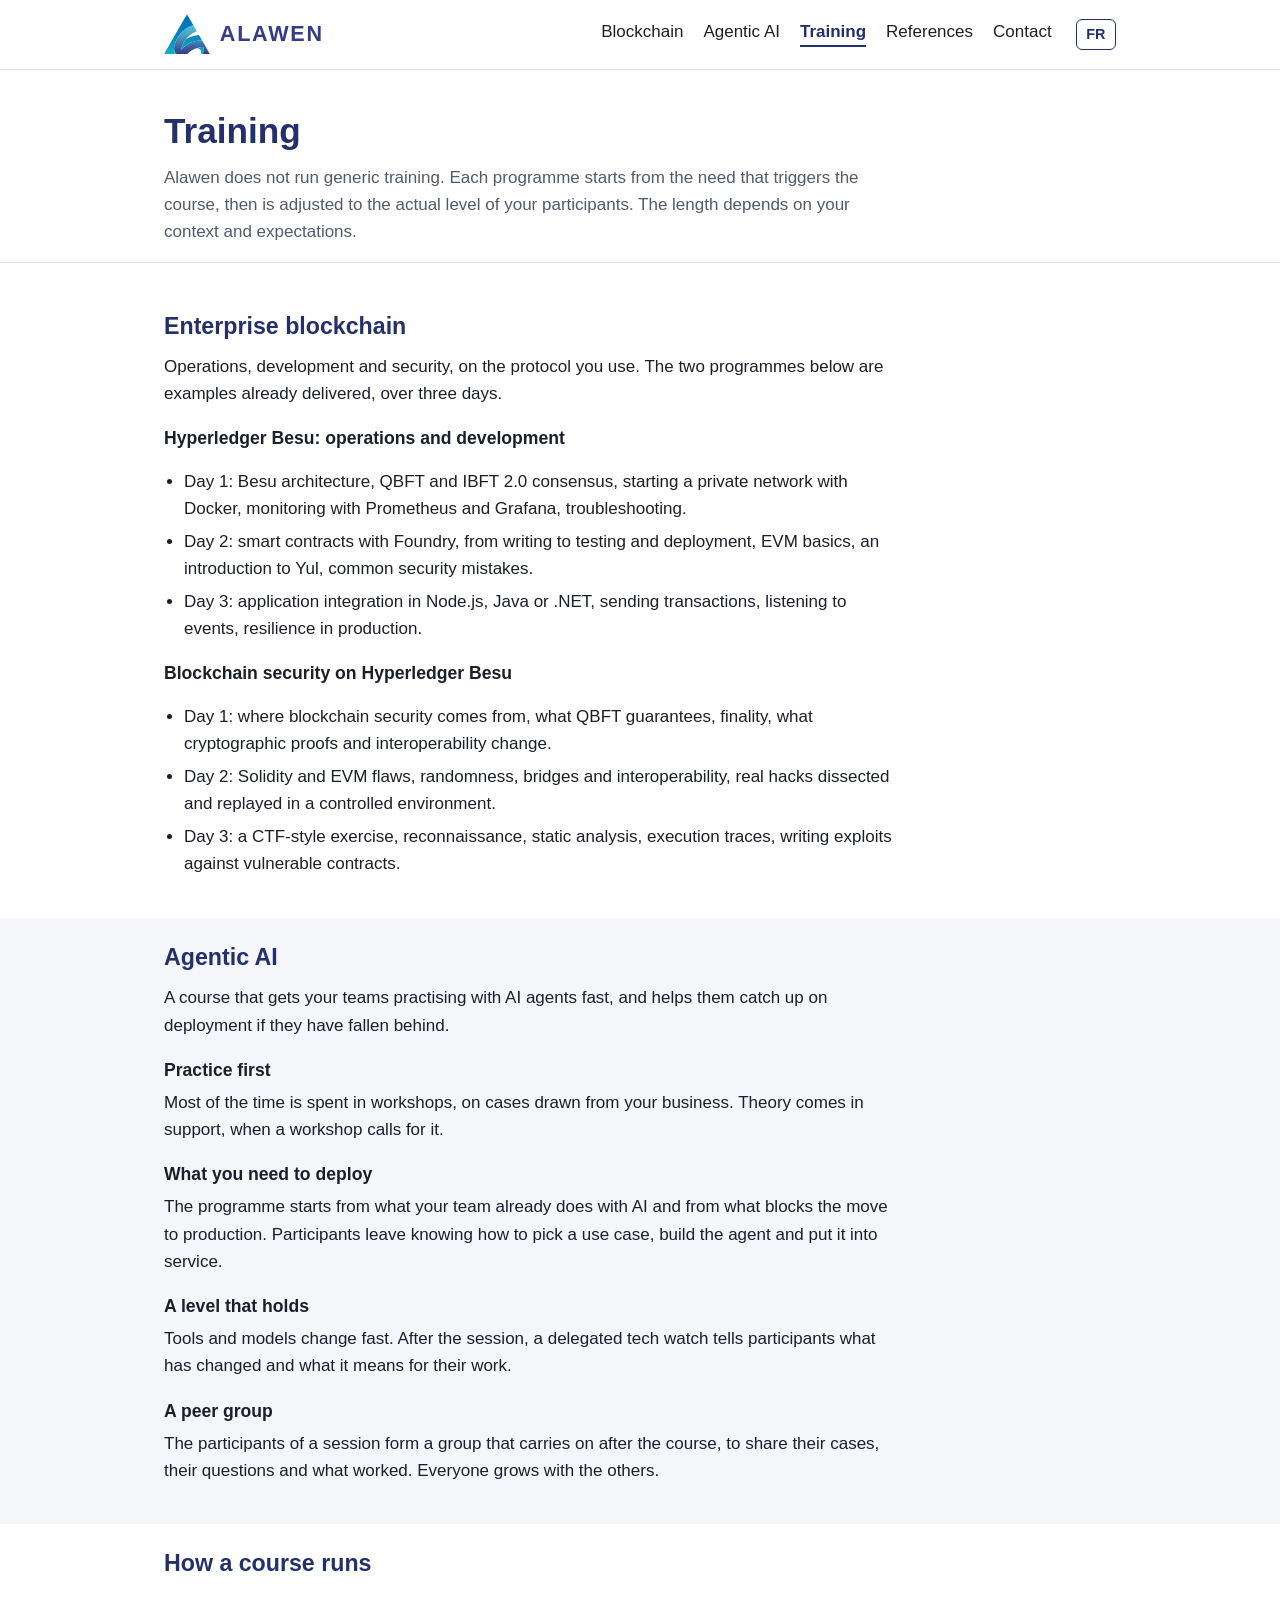
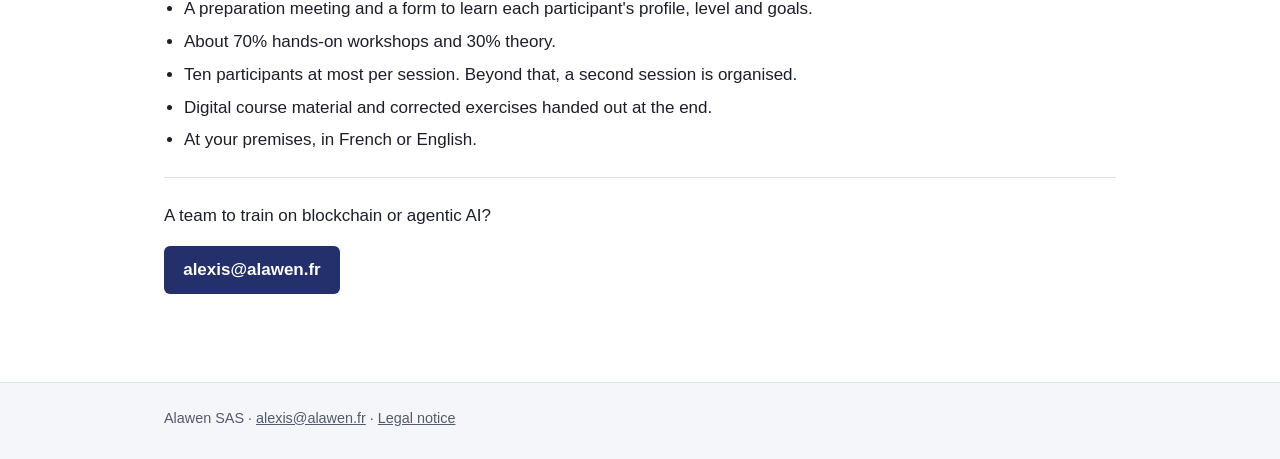
<file: en/training.html>
<!DOCTYPE html>
<html lang="en">
<head>
<meta charset="utf-8">
<meta name="viewport" content="width=device-width, initial-scale=1">
<title>Training | Alawen</title>
<meta name="description" content="Blockchain and agentic AI training for teams in banking, finance and industry, mostly hands-on workshops.">
<link rel="stylesheet" href="../assets/style.css">
<link rel="icon" href="../assets/favicon.svg" type="image/svg+xml">
<link rel="alternate" hreflang="fr" href="https://alawen.fr/formation.html">
<link rel="alternate" hreflang="en" href="https://alawen.fr/en/training.html">
</head>
<body>
<a class="skip-link" href="#content">Skip to content</a>
<header class="site-header">
  <div class="wrap header-inner">
    <a class="brand" href="index.html"><img src="../assets/logo-mark.svg" alt="" width="46" height="40"><span>ALAWEN</span></a>
    <nav class="site-nav" aria-label="Main navigation">
      <ul>
        <li><a href="blockchain.html">Blockchain</a></li>
        <li><a href="agentic-ai.html">Agentic AI</a></li>
        <li><a href="training.html" aria-current="page">Training</a></li>
        <li><a href="references.html">References</a></li>
        <li><a href="contact.html">Contact</a></li>
      </ul>
    </nav>
    <a class="lang-switch" href="../formation.html" hreflang="fr" lang="fr" aria-label="Version française">FR</a>
  </div>
</header>

<main id="content">
  <div class="page-title">
    <div class="wrap">
      <h1>Training</h1>
      <p>Alawen does not run generic training. Each programme starts from the need that triggers the course, then is adjusted to the actual level of your participants. The length depends on your context and expectations.</p>
    </div>
  </div>

  <section id="blockchain">
    <div class="wrap">
      <h2>Enterprise blockchain</h2>
      <p>Operations, development and security, on the protocol you use. The two programmes below are examples already delivered, over three days.</p>

      <h3>Hyperledger Besu: operations and development</h3>
      <ul>
        <li>Day 1: Besu architecture, QBFT and IBFT 2.0 consensus, starting a private network with Docker, monitoring with Prometheus and Grafana, troubleshooting.</li>
        <li>Day 2: smart contracts with Foundry, from writing to testing and deployment, EVM basics, an introduction to Yul, common security mistakes.</li>
        <li>Day 3: application integration in Node.js, Java or .NET, sending transactions, listening to events, resilience in production.</li>
      </ul>

      <h3>Blockchain security on Hyperledger Besu</h3>
      <ul>
        <li>Day 1: where blockchain security comes from, what QBFT guarantees, finality, what cryptographic proofs and interoperability change.</li>
        <li>Day 2: Solidity and EVM flaws, randomness, bridges and interoperability, real hacks dissected and replayed in a controlled environment.</li>
        <li>Day 3: a CTF-style exercise, reconnaissance, static analysis, execution traces, writing exploits against vulnerable contracts.</li>
      </ul>

    </div>
  </section>

  <section id="agentic-ai" class="band">
    <div class="wrap">
      <h2>Agentic AI</h2>
      <p>A course that gets your teams practising with AI agents fast, and helps them catch up on deployment if they have fallen behind.</p>

      <h3>Practice first</h3>
      <p>Most of the time is spent in workshops, on cases drawn from your business. Theory comes in support, when a workshop calls for it.</p>

      <h3>What you need to deploy</h3>
      <p>The programme starts from what your team already does with AI and from what blocks the move to production. Participants leave knowing how to pick a use case, build the agent and put it into service.</p>

      <h3>A level that holds</h3>
      <p>Tools and models change fast. After the session, a delegated tech watch tells participants what has changed and what it means for their work.</p>

      <h3>A peer group</h3>
      <p>The participants of a session form a group that carries on after the course, to share their cases, their questions and what worked. Everyone grows with the others.</p>
    </div>
  </section>

  <section id="how-it-runs">
    <div class="wrap">
      <h2>How a course runs</h2>
      <ul>
        <li>A preparation meeting and a form to learn each participant's profile, level and goals.</li>
        <li>About 70% hands-on workshops and 30% theory.</li>
        <li>Ten participants at most per session. Beyond that, a second session is organised.</li>
        <li>Digital course material and corrected exercises handed out at the end.</li>
        <li>At your premises, in French or English.</li>
      </ul>
      <div class="cta">
        <p>A team to train on blockchain or agentic AI?</p>
        <p><a class="button" href="mailto:alexis@alawen.fr">alexis@alawen.fr</a></p>
      </div>
    </div>
  </section>
</main>

<footer class="site-footer">
  <div class="wrap">
    <p>Alawen SAS · <a href="mailto:alexis@alawen.fr">alexis@alawen.fr</a> · <a href="contact.html#legal-notice">Legal notice</a></p>
  </div>
</footer>
</body>
</html>
</file>
<file: assets/style.css>
/* Alawen, feuille de style unique. Pas de dépendance externe. */

:root {
  --navy: #23306b;
  --blue: #1f5fa8;
  --teal: #1597b8;
  --text: #1b1f2a;
  --muted: #535a6b;
  --line: #dde2ec;
  --soft: #f4f6fa;
  --white: #ffffff;
  --radius: 6px;
  --wrap: 62rem;
}

*,
*::before,
*::after { box-sizing: border-box; }

html { -webkit-text-size-adjust: 100%; }

body {
  margin: 0;
  font-family: -apple-system, BlinkMacSystemFont, "Segoe UI", Roboto, "Helvetica Neue", Arial, sans-serif;
  font-size: 1.0625rem;
  line-height: 1.6;
  color: var(--text);
  background: var(--white);
}

.wrap {
  max-width: var(--wrap);
  margin: 0 auto;
  padding: 0 1.25rem;
}

a { color: var(--blue); }
a:hover { color: var(--navy); }

a:focus-visible,
button:focus-visible {
  outline: 3px solid var(--teal);
  outline-offset: 2px;
}

.skip-link {
  position: absolute;
  left: -999px;
  top: 0;
  background: var(--navy);
  color: var(--white);
  padding: .5rem 1rem;
  z-index: 10;
}
.skip-link:focus { left: 0; }

/* En-tête */

.site-header {
  border-bottom: 1px solid var(--line);
  background: var(--white);
}

.header-inner {
  display: flex;
  flex-wrap: wrap;
  align-items: center;
  gap: .75rem 1.5rem;
  padding-top: .9rem;
  padding-bottom: .9rem;
}

.brand {
  display: inline-flex;
  align-items: center;
  gap: .6rem;
  margin-right: auto;
  text-decoration: none;
}
.brand img { display: block; height: 40px; width: auto; }
.brand span {
  font-weight: 700;
  font-size: 1.35rem;
  letter-spacing: .08em;
  color: #353a8b;
}

.site-nav ul {
  display: flex;
  flex-wrap: wrap;
  gap: .25rem 1.25rem;
  list-style: none;
  margin: 0;
  padding: 0;
}

.site-nav a {
  color: var(--text);
  text-decoration: none;
  padding: .25rem 0;
  border-bottom: 2px solid transparent;
}
.site-nav a:hover { border-bottom-color: var(--teal); }
.site-nav a[aria-current="page"] {
  color: var(--navy);
  font-weight: 600;
  border-bottom-color: var(--navy);
}

.lang-switch {
  font-size: .9rem;
  font-weight: 600;
  color: var(--navy);
  border: 1px solid var(--navy);
  border-radius: var(--radius);
  padding: .2rem .6rem;
  text-decoration: none;
}
.lang-switch:hover { background: var(--navy); color: var(--white); }

/* Contenu */

main { padding-bottom: 3rem; }

.hero {
  background: linear-gradient(135deg, var(--navy) 0%, var(--blue) 60%, var(--teal) 100%);
  color: var(--white);
  padding: 3.5rem 0 3rem;
}
.hero h1 {
  font-size: clamp(1.75rem, 4vw, 2.5rem);
  line-height: 1.2;
  margin: 0 0 1rem;
  max-width: 44rem;
}
.hero p {
  font-size: 1.15rem;
  max-width: 44rem;
  margin: 0 0 1rem;
}
.hero a { color: var(--white); }

.page-title {
  padding: 2.5rem 0 1rem;
  border-bottom: 1px solid var(--line);
  margin-bottom: 1.5rem;
}
.page-title h1 {
  color: var(--navy);
  font-size: clamp(1.6rem, 3.5vw, 2.2rem);
  line-height: 1.2;
  margin: 0 0 .75rem;
}
.page-title p {
  color: var(--muted);
  max-width: 44rem;
  margin: 0;
}

section { padding: 1.5rem 0; }

h2 {
  color: var(--navy);
  font-size: 1.45rem;
  line-height: 1.3;
  margin: 0 0 .75rem;
}
h3 {
  font-size: 1.1rem;
  line-height: 1.35;
  margin: 1.25rem 0 .4rem;
}

p { margin: 0 0 1rem; max-width: 46rem; }
ul { max-width: 46rem; padding-left: 1.25rem; }
li { margin-bottom: .35rem; }

.cards {
  display: grid;
  grid-template-columns: repeat(auto-fit, minmax(16rem, 1fr));
  gap: 1rem;
  padding: 0;
  list-style: none;
  max-width: none;
}
.card {
  border: 1px solid var(--line);
  border-radius: var(--radius);
  padding: 1.25rem;
  background: var(--white);
}
.card h3 { margin-top: 0; color: var(--navy); }
.card p:last-child { margin-bottom: 0; }

.band { background: var(--soft); }

.ref {
  border-left: 4px solid var(--teal);
  padding: .25rem 0 .25rem 1.25rem;
  margin: 1.5rem 0 2rem;
}
.ref h3 { margin-top: 0; color: var(--navy); }
.ref .meta {
  color: var(--muted);
  font-size: .95rem;
  margin-bottom: .5rem;
}
.label {
  display: inline-block;
  font-size: .8rem;
  font-weight: 600;
  color: var(--navy);
  background: var(--soft);
  border: 1px solid var(--line);
  border-radius: 999px;
  padding: .05rem .6rem;
  margin-left: .35rem;
  vertical-align: middle;
}

.cta {
  border-top: 1px solid var(--line);
  margin-top: 1.5rem;
  padding-top: 1.5rem;
}
.button {
  display: inline-block;
  background: var(--navy);
  color: var(--white);
  text-decoration: none;
  font-weight: 600;
  padding: .65rem 1.2rem;
  border-radius: var(--radius);
}
.button:hover { background: var(--blue); color: var(--white); }
.hero .button { background: var(--white); color: var(--navy); }
.hero .button:hover { background: var(--soft); color: var(--navy); }

.legal { font-size: .95rem; color: var(--muted); }

/* Pied de page */

.site-footer {
  border-top: 1px solid var(--line);
  background: var(--soft);
  color: var(--muted);
  font-size: .9rem;
  padding: 1.5rem 0;
}
.site-footer p { margin: 0 0 .35rem; max-width: none; }
.site-footer a { color: var(--muted); }

@media (max-width: 40rem) {
  body { font-size: 1rem; }
  .hero { padding: 2.5rem 0 2rem; }
  .brand { margin-right: 0; width: 100%; }
}
</file>
